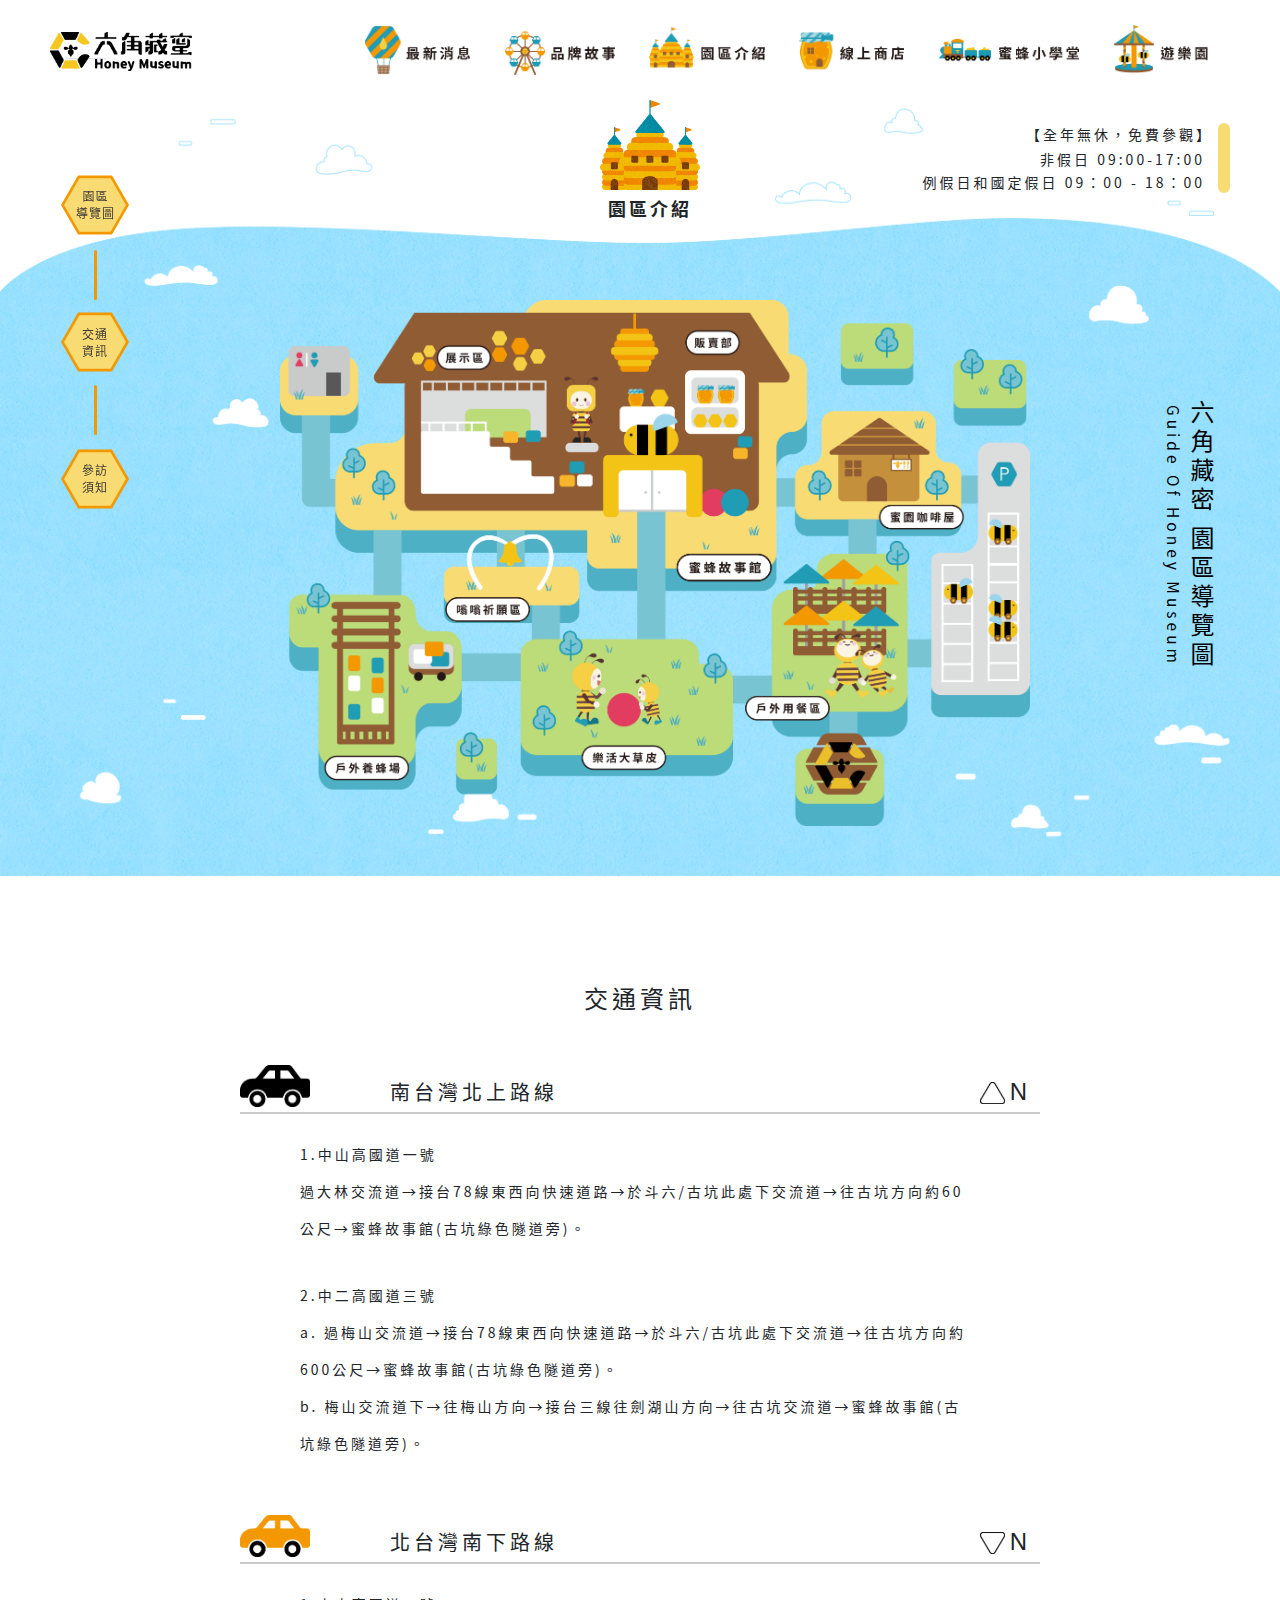
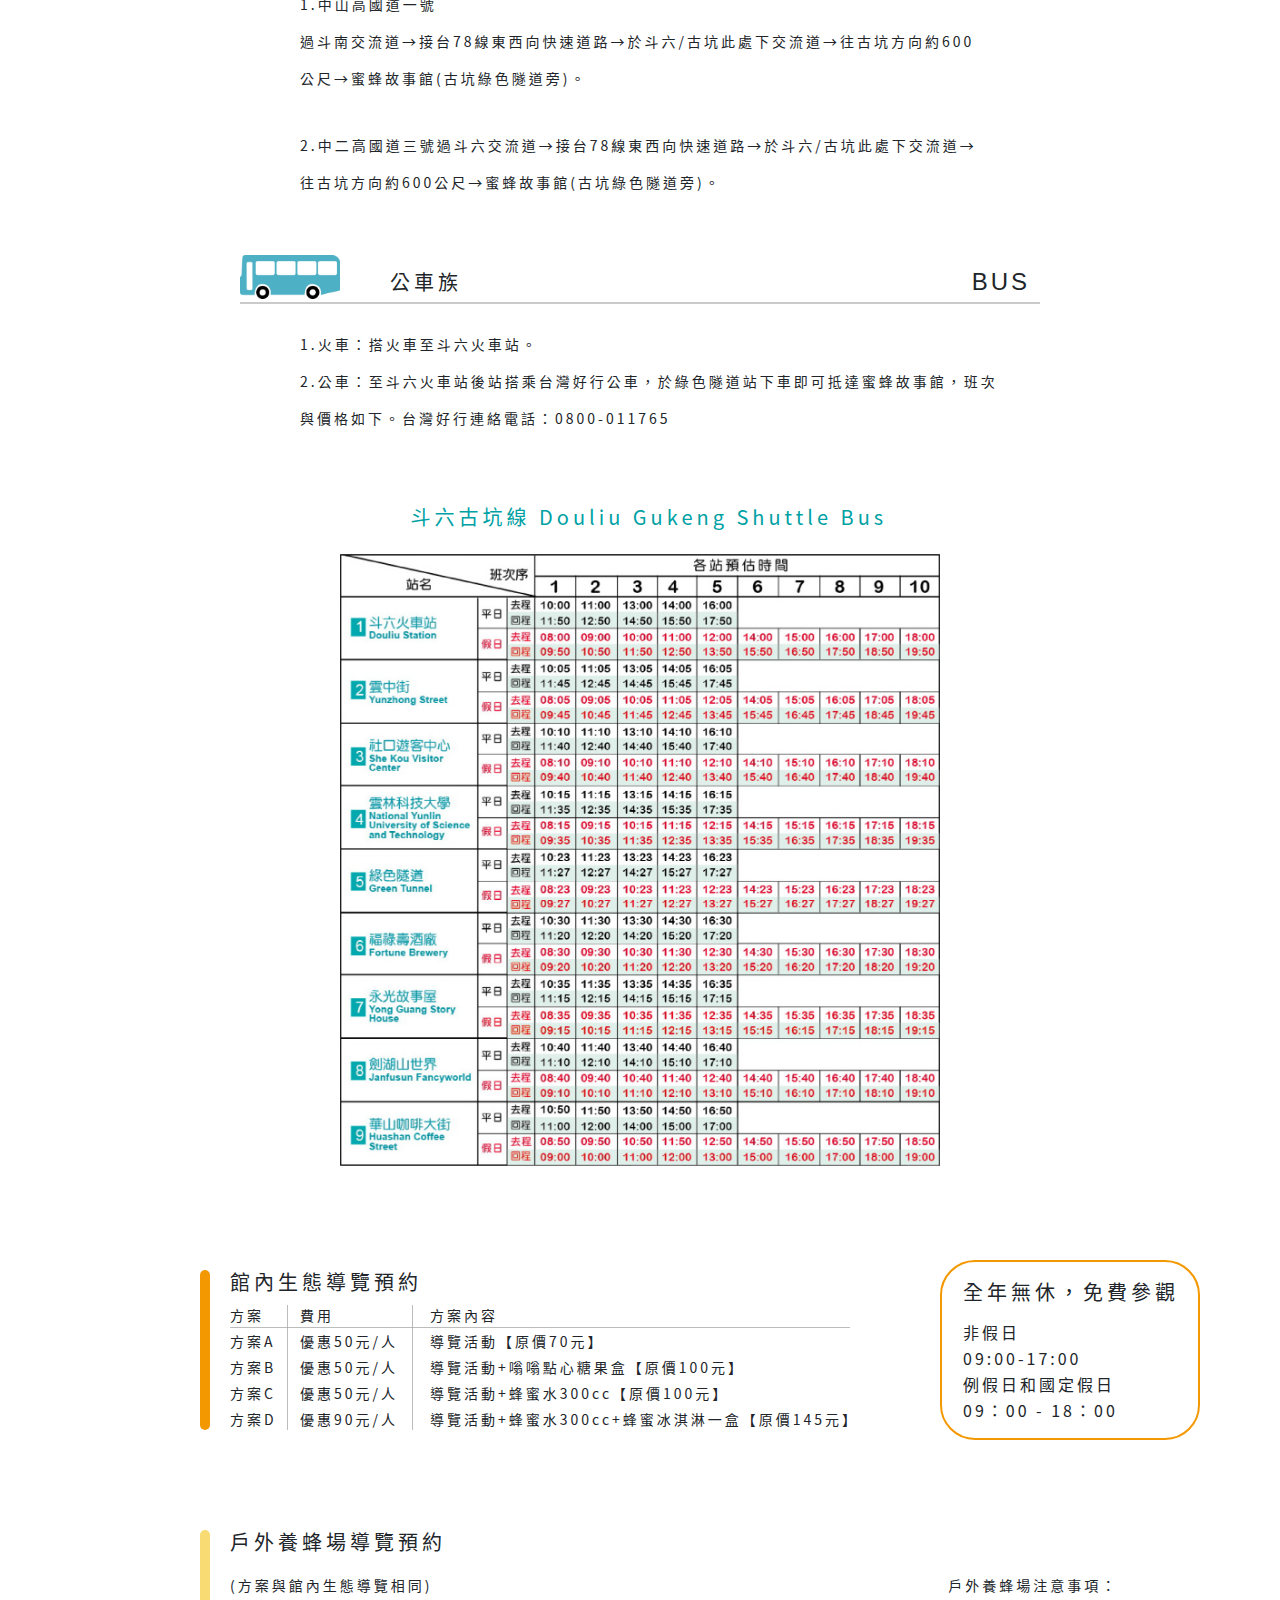
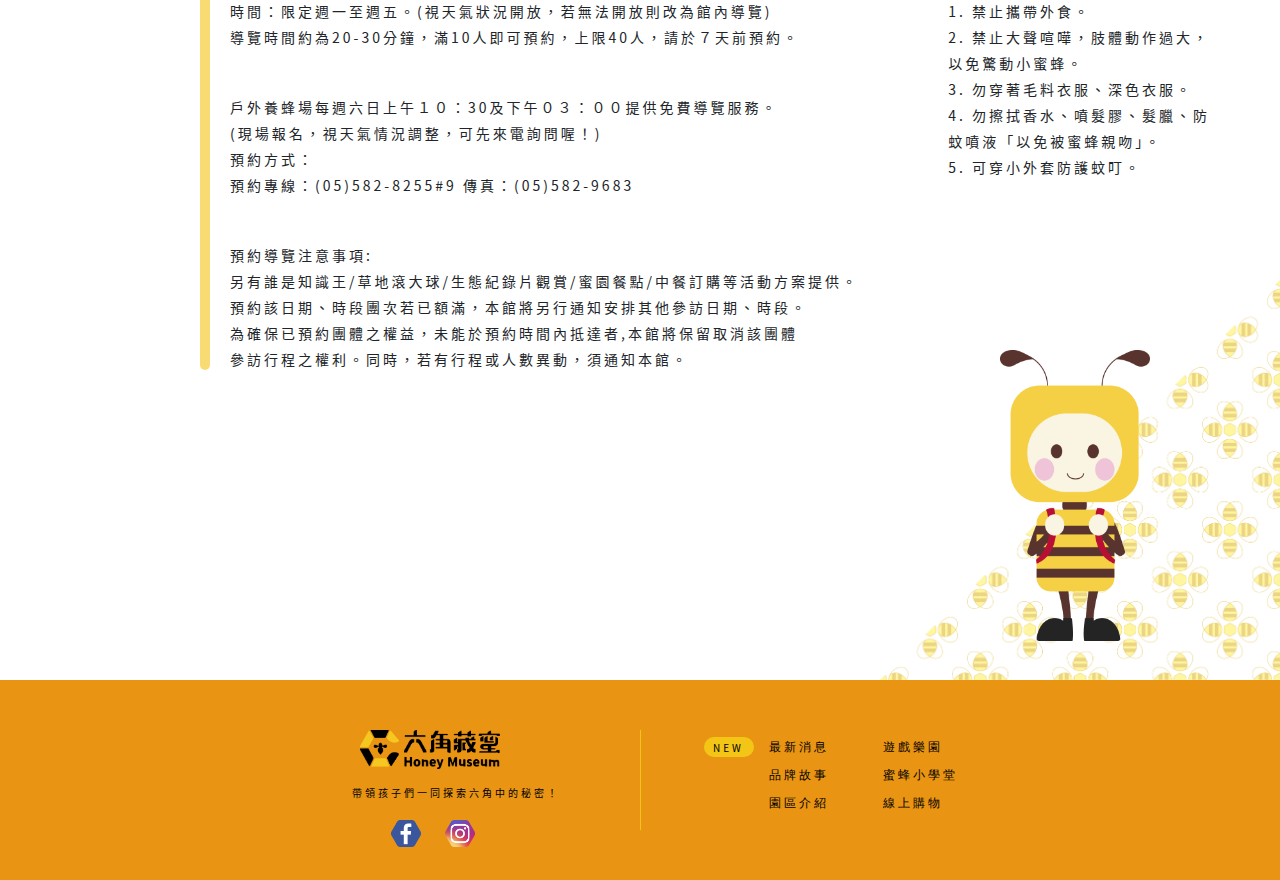
<file: area-intro/area-intro.html>
<!doctype html>
<html>
<head>
<meta charset="UTF-8">
<meta name="viewport" content="width=1280">
<title>六角藏蜜 Honey Museum</title>
<link href="css/bootstrap.min.css" rel="stylesheet">
<link href="css/area-intro.css" rel="stylesheet">
<link href="image/六角藏蜜logo.png" rel="shortcut icon">

<style style="text/css">
	a{
		text-decoration: none;
	}
	.reservation{
		background: url(image/園區介紹-15.png);
		background-size: 400px 400px;
		background-repeat: no-repeat;
		background-position: right bottom;
	}
	.inner p{
		font-family:Noto Sans CJK TC;
	    font-size: 14px;
	    font-weight: 500;
	    letter-spacing: 3px;
		line-height: 10px;
	}
	.outer p{
		font-family:Noto Sans CJK TC;
	    font-size: 14px;
	    font-weight: 500;
	    letter-spacing: 3px;
		line-height: 10px;
	}
	.footer p{
		text-align: center;
	    font-family:Noto Sans CJK TC;
	    font-size: 10px;
	    font-weight: 400;
	    letter-spacing: 3px;
		color:#000000;
		padding: 20px 0;
	}
	h5{
		font-family:Noto Sans CJK TC;
	    letter-spacing: 4px;
	}
	.time p{
		font-family:Noto Sans CJK TC;
	    font-size: 16px;
	    font-weight: 500;
	    letter-spacing: 3px;
		line-height: 10px;
	}
	.attention p{
		font-family:Noto Sans CJK TC;
	    font-size: 14px;
	    font-weight: 500;
	    letter-spacing: 3px;
		line-height: 10px;
	}
</style>
</head>

<body>
<div class="top-bar">
 <nav class="navbar">
  <ul class="nav-tabs">
   <div class="logo">
   	<a href="#"><img src="image/六角藏蜜標準字-04-04.png" alt="Honey-Museum" width="142" height="39"></a>
   </div>
   <div class="menu">
    <li>
     <a href="#">
     <img src="image/蜜蜂樂園_icon-03.png" height="50px"
     onMouseOver="this.width=this.width*1.1;this.height=this.height*1.1" onMouseOut="this.width=this.width/1.1;this.height=this.height/1.1">
     </a>
    </li>
    <li>
     <a href="#">
     <img src="image/蜜蜂樂園_icon-04.png" height="50px"
     onMouseOver="this.width=this.width*1.1;this.height=this.height*1.1" onMouseOut="this.width=this.width/1.1;this.height=this.height/1.1">
     </a>
    </li>
    <li>
     <a href="#">
     <img src="image/蜜蜂樂園_icon-05.png" height="50px"
     onMouseOver="this.width=this.width*1.1;this.height=this.height*1.1" onMouseOut="this.width=this.width/1.1;this.height=this.height/1.1">
     </a>
    </li>
    <li>
     <a href="#">
     <img src="image/蜜蜂樂園_icon-06.png" height="50px"
     onMouseOver="this.width=this.width*1.1;this.height=this.height*1.1" onMouseOut="this.width=this.width/1.1;this.height=this.height/1.1">
     </a>
    </li>
    <li>
     <a href="#">
     <img src="image/蜜蜂樂園_icon-07.png" height="50px"
     onMouseOver="this.width=this.width*1.1;this.height=this.height*1.1" onMouseOut="this.width=this.width/1.1;this.height=this.height/1.1">
     </a>
    </li>
    <li>
     <a href="#">
     <img src="image/蜜蜂樂園_icon-08.png" height="50px"
     onMouseOver="this.width=this.width*1.1;this.height=this.height*1.1" onMouseOut="this.width=this.width/1.1;this.height=this.height/1.1">
     </a>
    </li>
   </div>
  </ul>
 </nav>
</div>


<div class="main-left">
   <div class="hexagon-001">
    <a href="#">
     <svg viewbox="0,0,400,400" width="130" height="130">
      <polygon
      points="300.0000,200.0000
      250.0000,113.3975
      150.0000,113.3975
      100.0000,200.0000
      150.0000,286.6025
      250.0000,286.6025"
      style="fill:#F8DC73;
      stroke: #F39800;
      stroke-width:8" />
     </svg>
     <div class="hex01-words">
      <p>園區</p>
      <p>導覽圖</p>
     </div>
    </a>
   </div>
   <div class="main-left-line-01">
   </div>
   <div class="hexagon-002">
    <a href="#">
     <svg viewbox="0,0,400,400" width="130" height="130">
      <polygon
      points="300.0000,200.0000
      250.0000,113.3975
      150.0000,113.3975
      100.0000,200.0000
      150.0000,286.6025
      250.0000,286.6025"
      style="fill:#F8DC73;
      stroke: #F39800;
      stroke-width:8" />
     </svg>
     <div class="hex02-words">
      <p>交通</p>
      <p>資訊</p>
     </div>
    </a>
   </div>
   <div class="main-left-line-02">
   </div>
   <div class="hexagon-003">
    <a href="#">
     <svg viewbox="0,0,400,400" width="130" height="130">
      <polygon
      points="300.0000,200.0000
      250.0000,113.3975
      150.0000,113.3975
      100.0000,200.0000
      150.0000,286.6025
      250.0000,286.6025"
      style="fill:#F8DC73;
      stroke: #F39800;
      stroke-width:8" />
     </svg>
     <div class="hex03-words">
      <p>參訪</p>
      <p>須知</p>
     </div>
    </a>
   </div>
  </div>
  


<div class="top-blank">
</div>
<div class="map">
 <div class="map-top">
  <div class="top-icon">
   <img src="image/園區介紹-07.png" width="100px">
   <p>園區介紹</p>
  </div>
  <div class="top-info">
   <div class="top-info-line">
   </div>
   <div class="top-info-words">
    <div class="top-info-001">
     <p>【全年無休，免費參觀】</p>
    </div>
    <div class="top-info-002">
     <p>非假日 09:00-17:00</p>
     <p>例假日和國定假日 09：00 - 18：00</p>
    </div>
   </div>
  </div>
 </div>
 <div class="map-main">
  <div class="main-bg">
   <img src="image/園區介紹-05.png" width="1280px">
  </div>
  
  
  <div class="main-mid">
   <img src="image/園區介紹-06.png" width="750px">
  </div>
  
  <div class="main-right">
   <p class="right-p01">Guide Of Honey Museum</p>
   <p>六角藏密 園區導覽圖</p>
  </div>
 </div>
</div>

<div class="transportation">
 <div class="trans-top">
  <p>交通資訊</p>
 </div>
 <div class="transport">
  <div class="transport-01">
   <img src="image/園區介紹-08.png" width="70px">
   <h5>南台灣北上路線</h5>
   <div class="direction">
    <img src="image/園區介紹-11.png" width="25px">
    <h4>N</h4>
   </div>
   <div class="line">
   </div>
   <div class="content">
    <div class="content-01">
     <p>1.中山高國道一號</p>
     <p>過大林交流道→接台78線東西向快速道路→於斗六/古坑此處下交流道→往古坑方向約60</p>
     <p>公尺→蜜蜂故事館(古坑綠色隧道旁)。</p>
    </div>
    <div class="content-02">
     <p>2.中二高國道三號</p>
     <p>a. 過梅山交流道→接台78線東西向快速道路→於斗六/古坑此處下交流道→往古坑方向約</p>
     <p>600公尺→蜜蜂故事館(古坑綠色隧道旁)。</p>
     <p>b. 梅山交流道下→往梅山方向→接台三線往劍湖山方向→往古坑交流道→蜜蜂故事館(古</p>
     <p>坑綠色隧道旁)。</p>
    </div>
   </div>
  </div>
  <div class="transport-02">
   <img src="image/園區介紹-09.png" width="70px">
   <h5>北台灣南下路線</h5>
   <div class="direction">
    <img src="image/園區介紹-12.png" width="25px">
    <h4>N</h4>
   </div>
   <div class="line">
   </div>
   <div class="content">
    <div class="content-01">
     <p>1.中山高國道一號</p>
     <p>過斗南交流道→接台78線東西向快速道路→於斗六/古坑此處下交流道→往古坑方向約600</p>
     <p>公尺→蜜蜂故事館(古坑綠色隧道旁)。</p>
    </div>
    <div class="content-02">
     <p>2.中二高國道三號過斗六交流道→接台78線東西向快速道路→於斗六/古坑此處下交流道→</p>
     <p>往古坑方向約600公尺→蜜蜂故事館(古坑綠色隧道旁)。</p>
    </div>
   </div>
  </div>
  <div class="transport-03">
   <img src="image/園區介紹-10.png" width="100px">
   <h5>公車族</h5>
   <div class="direction">
    <h4>BUS</h4>
   </div>
   <div class="line">
   </div>
   <div class="content">
    <div class="content-01">
     <p>1.火車：搭火車至斗六火車站。</p>
     <p>2.公車：至斗六火車站後站搭乘台灣好行公車，於綠色隧道站下車即可抵達蜜蜂故事館，班次</p>
     <p>與價格如下。台灣好行連絡電話：0800-011765</p>
    </div>
    <div class="timetable-bus">
     <h5>斗六古坑線 Douliu Gukeng Shuttle Bus</h5>
     <img src="image/園區介紹-13.png" width="600px">
    </div>
   </div>
  </div>
 </div>
</div>

<div class="reservation">
 <div class="inner">
  <div class="inner-line">
  </div>
  <h5>館內生態導覽預約</h5>
  <div class="form-line">
   <div class="horizon-01">
   </div>
   <div class="vertical-01">
   </div>
   <div class="vertical-02">
   </div>
  </div>
  <div class="plan">
   <p>方案</p>
   <p>方案A</p>
   <p>方案B</p>
   <p>方案C</p>
   <p>方案D</p>
  </div>
  <div class="fee">
   <p>費用</p>
   <p>優惠50元/人</p>
   <p>優惠50元/人</p>
   <p>優惠50元/人</p>
   <p>優惠90元/人</p>
   </div>
  <div class="plan-content">
   <p>方案內容</p>
   <p>導覽活動【原價70元】</p>
   <p>導覽活動+嗡嗡點心糖果盒【原價100元】</p>
   <p>導覽活動+蜂蜜水300cc【原價100元】</p>
   <p>導覽活動+蜂蜜水300cc+蜂蜜冰淇淋一盒【原價145元】</p>
   </div>
 </div>
  <div class="outer">
   <div class="outer-line">
   </div>   
   <h5>戶外養蜂場導覽預約</h5>
   <div class="outer-reserve-01">
    <p>(方案與館內生態導覽相同)</p>
    <p>時間：限定週一至週五。(視天氣狀況開放，若無法開放則改為館內導覽)</p>
    <p>導覽時間約為20-30分鐘，滿10人即可預約，上限40人，請於７天前預約。</p>
   </div>
   <div class="outer-reserve-02">
    <p>戶外養蜂場每週六日上午１０：30及下午０３：００提供免費導覽服務。</p>
    <p>(現場報名，視天氣情況調整，可先來電詢問喔！)</p>
    <p>預約方式：</p>
    <p>預約專線：(05)582-8255#9  傳真：(05)582-9683</p>
   </div>
   <div class="outer-reserve-03">
    <p>預約導覽注意事項:</p>
    <p>另有誰是知識王/草地滾大球/生態紀錄片觀賞/蜜園餐點/中餐訂購等活動方案提供。</p>
    <p>預約該日期、時段團次若已額滿，本館將另行通知安排其他參訪日期、時段。</p>
    <p>為確保已預約團體之權益，未能於預約時間內抵達者,本館將保留取消該團體</p>
    <p>參訪行程之權利。同時，若有行程或人數異動，須通知本館。</p>
   </div>
   
   
   <div class="onon">
    <img src="image/園區介紹-14.png" width="150px">
   </div>
 </div>
 
 <div class="time">
  <div class="time-border">
  </div>
  <div class="time-content">
   <h5>全年無休，免費參觀</h5>
   <p>非假日</p>
   <p>09:00-17:00</p>
   <p>例假日和國定假日</p>
   <p>09：00 - 18：00</p>
  </div>
 </div>
 
 <div class="attention">
  <p>戶外養蜂場注意事項：</p>
  <p>1. 禁止攜帶外食。</p>
  <p>2. 禁止大聲喧嘩，肢體動作過大，</p>
  <p>以免驚動小蜜蜂。</p>
  <p>3. 勿穿著毛料衣服、深色衣服。</p>
  <p>4. 勿擦拭香水、噴髮膠、髮臘、防</p>
  <p>蚊噴液「以免被蜜蜂親吻」。</p>
  <p>5. 可穿小外套防護蚊叮。</p>
 </div>
</div>



<div class="footer">
 <div class="footer-left">
  <div class="brand-info">
   <img src="image/六角藏蜜標準字-04-04.png" width="140">
   <p>帶領孩子們一同探索六角中的秘密！</p>
  </div>
  <div class="sociel-media">
   <ul>
    <li class="fb"><a href="#"><img src="image/social media-icon-10.png"></a></li>
    <li class="ig"><a href="#"><img src="image/social media-icon-11.png"></a></li>
   </ul>
  </div>
 </div>
 <div class="footer-mid">  
 </div>
 <div class="footer-right">
  <div class="new-notify">
   <div class="new-notify-bg">
   </div>
   <p>NEW</p>
  </div>
  <ul> 
   <li>
    <a href="#">最新消息</a>
    <a href="#">遊戲樂園</a> 
   </li>
  </ul>
    <ul> 
   <li>
    <a href="#">品牌故事</a>
    <a href="#">蜜蜂小學堂</a>
   </li>
  </ul>
    <ul> 
   <li>
    <a href="#">園區介紹</a>
    <a href="#">線上購物</a>
   </li>
  </ul>
 </div>
</div>

</body>
</html>
</file>
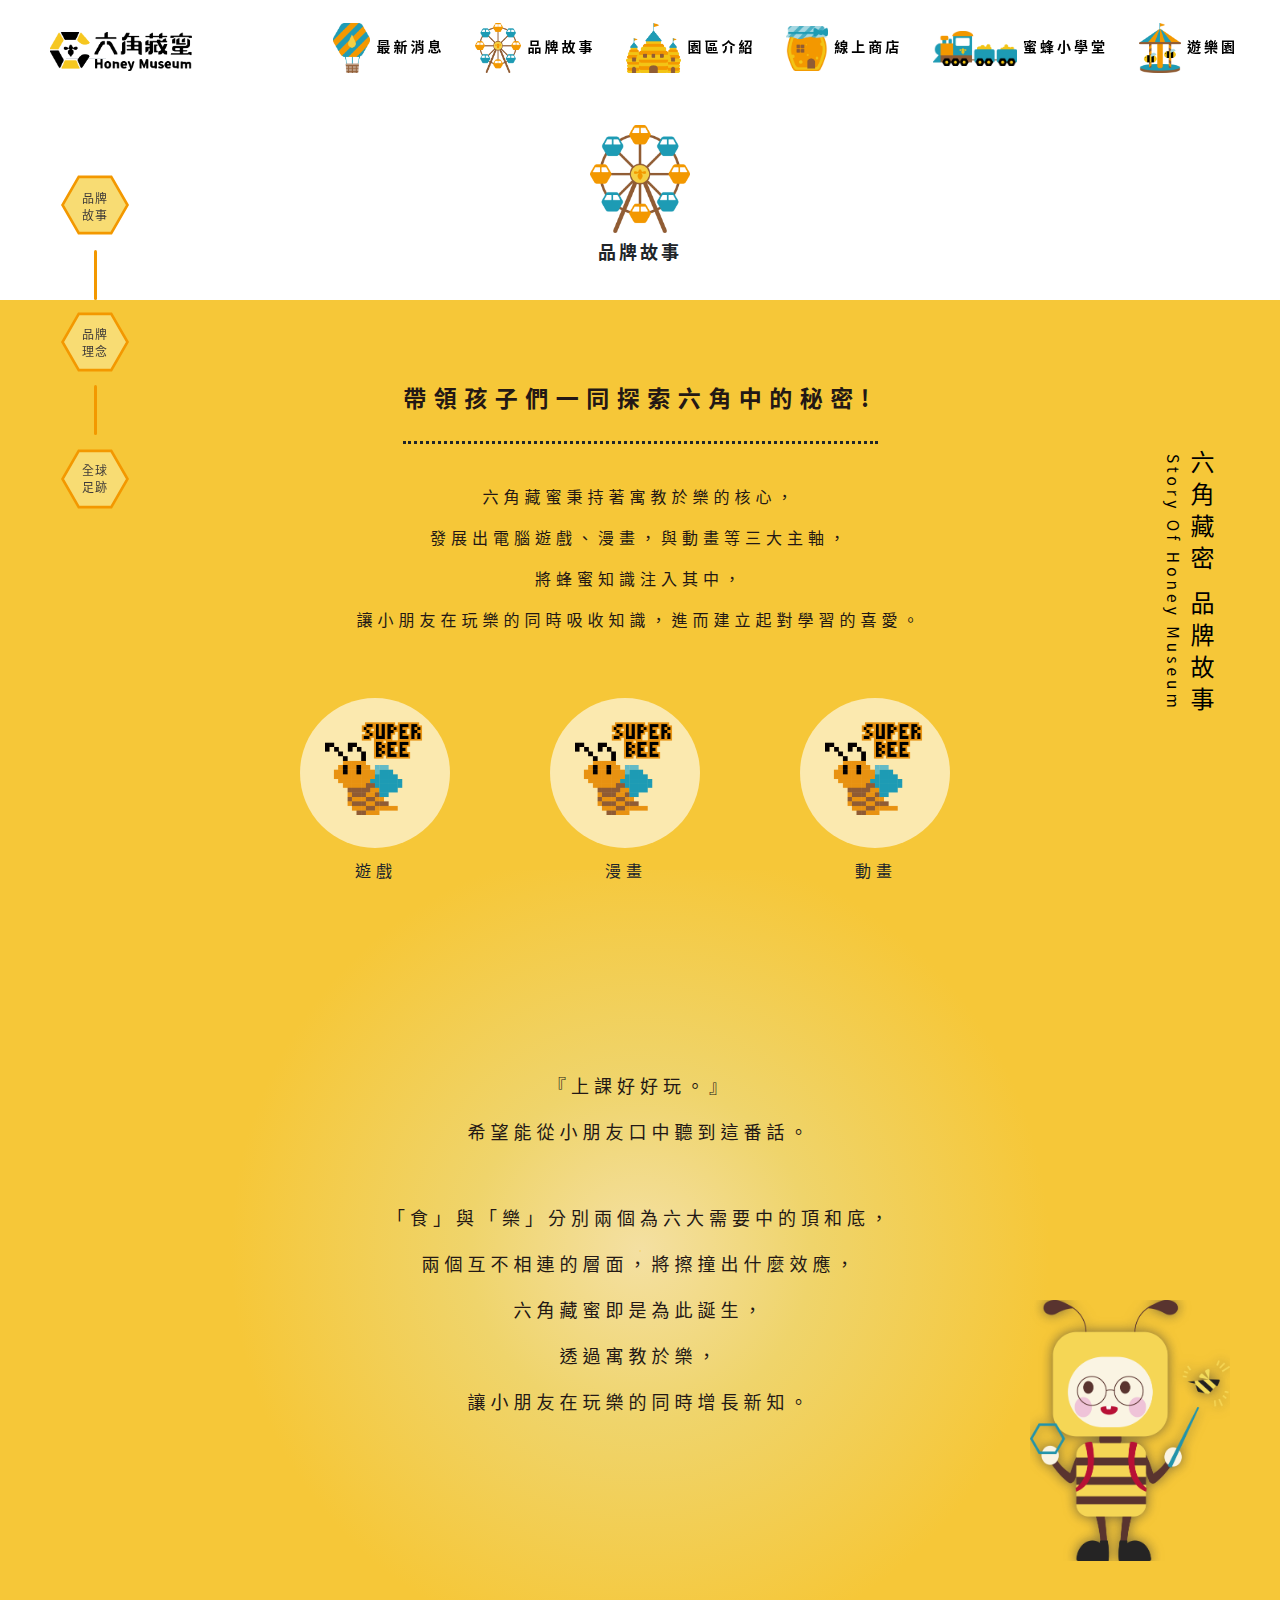
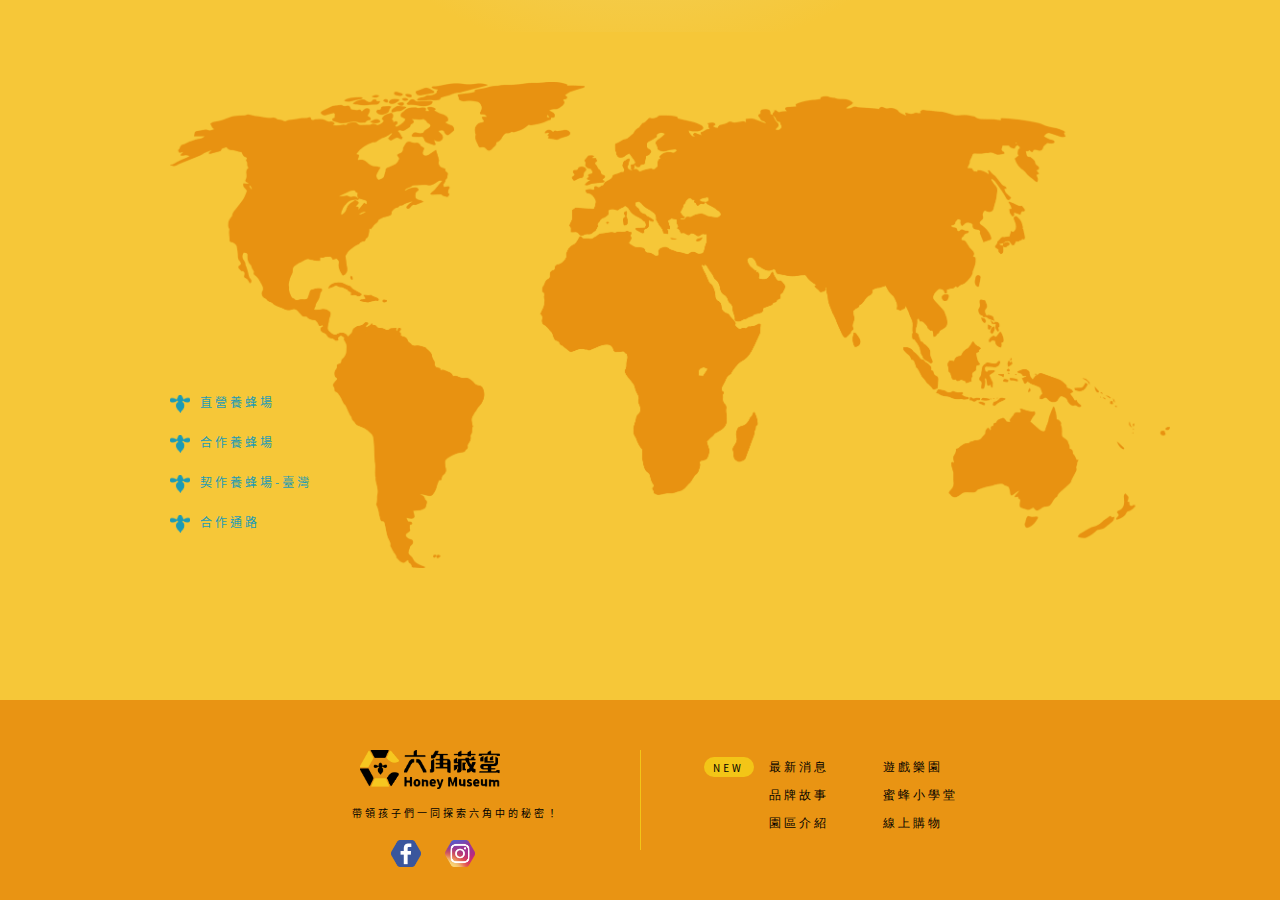
<file: brand story/brand story.html>
<!doctype html>
<html>
<head>
<meta charset="UTF-8">
<meta name="viewport" content="width=device-width, initial-scale=1.0">
<title>六角藏蜜 Honey Museum</title>
<link href="css/bootstrap.min.css" rel="stylesheet">
<link href="css/area-intro.css" rel="stylesheet">
<link href="image/六角藏蜜logo.png" rel="shortcut icon">

<style style="text/css">
	a{
		text-decoration: none;
		cursor: pointer;
	}
	
	.footer p{
		text-align: center;
	    font-family:Noto Sans CJK TC;
	    font-size: 10px;
	    font-weight: 400;
	    letter-spacing: 3px;
		color:#000000;
		padding: 20px 0;
	}
	h5{
		font-family:Noto Sans CJK TC;
	    letter-spacing: 4px;
	}
	.location-menu a{
	    font-family:Noto Sans CJK TC;
	    font-size: 12px;
	    font-weight: 500;
	    letter-spacing: 3px;
	    color:#1D9BB4;
	    text-decoration: none;
	    line-height: 40px;
    }
	.location-menu a:hover{
		color: black;
	}

</style>
</head>

<body>
<div class="top-bar">
 <nav class="navbar">
  <ul class="nav-tabs">
   <div class="logo">
   	<a href="#"><img src="image/六角藏蜜標準字-04-04.png" alt="Honey-Museum" width="142" height="39"></a>
   </div>
   <div class="menu">
    <li>
     <a href="#">
     <img src="image/蜜蜂樂園icon-14.png" height="50px"
     onMouseOver="this.width=this.width*1.1;this.height=this.height*1.1" onMouseOut="this.width=this.width/1.1;this.height=this.height/1.1">
     最新消息
     </a>
    </li>
    <li>
     <a href="#">
     <img src="image/品牌故事icon-13.png" height="50px"
     onMouseOver="this.width=this.width*1.1;this.height=this.height*1.1" onMouseOut="this.width=this.width/1.1;this.height=this.height/1.1">
     品牌故事
     </a>
    </li>
    <li>
     <a href="#">
     <img src="image/蜜蜂樂園icon-15.png" height="50px"
     onMouseOver="this.width=this.width*1.1;this.height=this.height*1.1" onMouseOut="this.width=this.width/1.1;this.height=this.height/1.1">
     園區介紹
     </a>
    </li>
    <li>
     <a href="#">
     <img src="image/蜜蜂樂園icon-16.png" height="45px"
     onMouseOver="this.width=this.width*1.1;this.height=this.height*1.1" onMouseOut="this.width=this.width/1.1;this.height=this.height/1.1">
     線上商店
     </a>
    </li>
    <li>
     <a href="#">
     <img src="image/蜜蜂樂園icon-17.png" height="35px"
     onMouseOver="this.width=this.width*1.1;this.height=this.height*1.1" onMouseOut="this.width=this.width/1.1;this.height=this.height/1.1">
     蜜蜂小學堂
     </a>
    </li>
    <li>
     <a href="#">
     <img src="image/蜜蜂樂園icon-18.png" height="50px"
     onMouseOver="this.width=this.width*1.1;this.height=this.height*1.1" onMouseOut="this.width=this.width/1.1;this.height=this.height/1.1">
     遊樂園
     </a>
    </li>
   </div>
  </ul>
 </nav>
</div>


<div class="main-left">
   <div class="hexagon-001">
    <a href="#">
     <svg viewbox="0,0,400,400" width="130" height="130">
      <polygon
      points="300.0000,200.0000
      250.0000,113.3975
      150.0000,113.3975
      100.0000,200.0000
      150.0000,286.6025
      250.0000,286.6025"
      style="fill:#F8DC73;
      stroke: #F39800;
      stroke-width:8" />
     </svg>
     <div class="hex01-words">
      <p>品牌</p>
      <p>故事</p>
     </div>
    </a>
   </div>
   <div class="main-left-line-01">
   </div>
   <div class="hexagon-002">
    <a href="#">
     <svg viewbox="0,0,400,400" width="130" height="130">
      <polygon
      points="300.0000,200.0000
      250.0000,113.3975
      150.0000,113.3975
      100.0000,200.0000
      150.0000,286.6025
      250.0000,286.6025"
      style="fill:#F8DC73;
      stroke: #F39800;
      stroke-width:8" />
     </svg>
     <div class="hex02-words">
      <p>品牌</p>
      <p>理念</p>
     </div>
    </a>
   </div>
   <div class="main-left-line-02">
   </div>
   <div class="hexagon-003">
    <a href="#">
     <svg viewbox="0,0,400,400" width="130" height="130">
      <polygon
      points="300.0000,200.0000
      250.0000,113.3975
      150.0000,113.3975
      100.0000,200.0000
      150.0000,286.6025
      250.0000,286.6025"
      style="fill:#F8DC73;
      stroke: #F39800;
      stroke-width:8" />
     </svg>
     <div class="hex03-words">
      <p>全球</p>
      <p>足跡</p>
     </div>
    </a>
   </div>
  </div>
  


<div class="top-blank">
 <div class="top-icon">
  <img src="image/品牌故事icon-13.png" width="100px">
  <p>品牌故事</p>
 </div>
</div>
<div class="content">
 <div class="content-01">
  <div class="content01-words">
   <p class="core-value">帶領孩子們一同探索六角中的秘密!</p>
   <div class="separation-line">
   </div>
   <div class="core-content">
    <p>六角藏蜜秉持著寓教於樂的核心，</p>
    <p>發展出電腦遊戲、漫畫，與動畫等三大主軸，</p>
    <p>將蜂蜜知識注入其中，</p>
    <p>讓小朋友在玩樂的同時吸收知識，進而建立起對學習的喜愛。</p>
   </div>
   <div class="content01-icon">
    <div class="container">
      <div class="part-01">
        <div class="circle-01"></div>
        <div class="circle-image-01">
      	 <img src="image/品牌故事-25.png" width="100px">
      	 <p>遊戲</p>
      	</div>
      	<div class="circle-line-01"></div>
      </div>
      <div class="part-02">
        <div class="circle-02"></div>
        <div class="circle-line-02"></div>
        <div class="circle-image-02">
      	 <img src="image/品牌故事-25.png" width="100px">
      	 <p>漫畫</p>
      	</div>
      </div>
      <div class="part-03">
        <div class="circle-03"></div>
        <div class="circle-line-03"></div>
        <div class="circle-image-03">
      	 <img src="image/品牌故事-25.png" width="100px">
      	 <p>動畫</p>
      	</div>
      </div>
    </div>
   </div>
 </div>
  <div class="main-right">
   <p class="right-p01">Story Of Honey Museum</p>
   <p>六角藏密 品牌故事</p>
  </div>
 </div>
 
 
 <div class="content-02">
  <div class="content02-words">
   <div class="content02-para1">
    <p>『上課好好玩。』</p>
    <p>希望能從小朋友口中聽到這番話。</p>
   </div>
   <div class="content02-para2">
    <p>「食」與「樂」分別兩個為六大需要中的頂和底，</p>
    <p>兩個互不相連的層面，將擦撞出什麼效應，</p>
    <p>六角藏蜜即是為此誕生，</p>
    <p>透過寓教於樂，</p>
    <p>讓小朋友在玩樂的同時增長新知。</p>
   </div>
  </div>
  <div class="onon-content02">
   <img src="image/品牌故事-27.png" width="200px">
  </div>
 </div>
 
 <div class="content-03">
  <div class="world-map">
   <img src="image/品牌故事-30.png" width="1000px">
  </div>
  <div class="location-menu">
   <ul id="location">
    <li>
     <a href="#">
      <img src="image/品牌故事-33.png" onmouseover="this.src= ' image/品牌故事-34.png ';" onmouseout="this.src=' image/品牌故事-33.png ';" width="30px">直營養蜂場
     </a>
    </li>
    <li>
     <a href="#">
      <img src="image/品牌故事-33.png" onmouseover="this.src= ' image/品牌故事-34.png ';" onmouseout="this.src=' image/品牌故事-33.png ';" width="30px">合作養蜂場
     </a>
    </li>
    <li>
     <a href="#">
      <img src="image/品牌故事-33.png" onmouseover="this.src= ' image/品牌故事-34.png ';" onmouseout="this.src=' image/品牌故事-33.png ';" width="30px">契作養蜂場-臺灣
     </a>
    </li>
    <li>
     <a href="#">
      <img src="image/品牌故事-33.png" onmouseover="this.src= ' image/品牌故事-34.png ';" onmouseout="this.src=' image/品牌故事-33.png ';" width="30px">合作通路
     </a>
    </li>
   </ul>
  </div>
 </div>
 
 
</div>




<div class="footer">
 <div class="footer-left">
  <div class="brand-info">
   <img src="image/六角藏蜜標準字-04-04.png" width="140">
   <p>帶領孩子們一同探索六角中的秘密！</p>
  </div>
  <div class="sociel-media">
   <ul>
    <li class="fb"><a href="#"><img src="image/social media-icon-10.png"></a></li>
    <li class="ig"><a href="#"><img src="image/social media-icon-11.png"></a></li>
   </ul>
  </div>
 </div>
 <div class="footer-mid">  
 </div>
 <div class="footer-right">
  <div class="new-notify">
   <div class="new-notify-bg">
   </div>
   <p>NEW</p>
  </div>
  <ul> 
   <li>
    <a href="#">最新消息</a>
    <a href="#">遊戲樂園</a> 
   </li>
  </ul>
    <ul> 
   <li>
    <a href="#">品牌故事</a>
    <a href="#">蜜蜂小學堂</a>
   </li>
  </ul>
    <ul> 
   <li>
    <a href="#">園區介紹</a>
    <a href="#">線上購物</a>
   </li>
  </ul>
 </div>
</div>

</body>
</html>
</file>
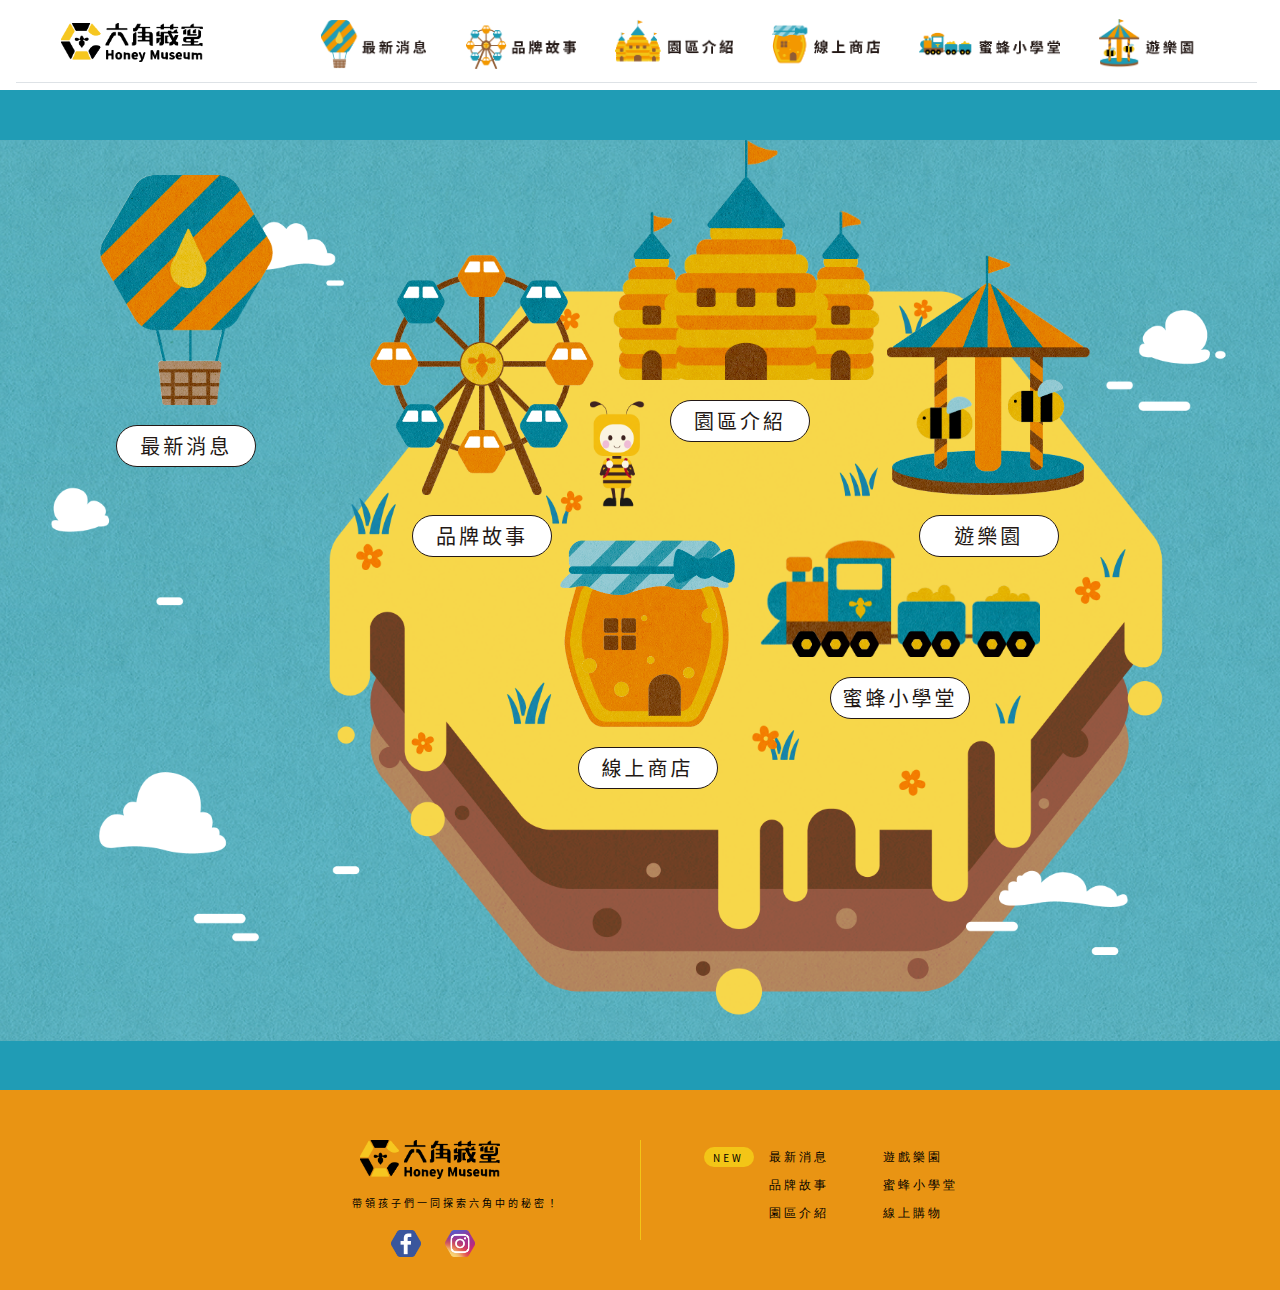
<file: home/ 六角藏蜜-motive.html>
<!doctype html>
<html>
<head>
<meta charset="UTF-8">
<meta name="viewport" content="width=900">
<title>六角藏蜜 Honey Museum</title>
<link href="https://maxcdn.bootstrapcdn.com/bootstrap/4.0.0/css/bootstrap.min.css"  rel="stylesheet">
<link href="css/六角藏蜜.css"  rel="stylesheet">
<link href="image/六角藏蜜logo.png"  rel="shortcut icon">

<style>
	a:link{
		text-decoration: none;
	}
	.island-zone p{
	   	text-align:center;
	    font-family:Noto Sans CJK TC;
	    font-size: 20px;
	    font-weight: 500;
	    letter-spacing: 3px;
	    background-color: #FFFFFF;
	    color:#231815;
	    width: 140px;
	    padding: 5px 0;
	    margin: 20px auto;
	    border-style: ridge;
	    border-width: 1.5px;
	    border-color: #231815;
	    border-radius: 24px;
	}
	.island{
		background-image:url(image/蜜蜂樂園_island_only-12.png);
		width: 1280px;
		background-size: contain;
		background-repeat: no-repeat;
		background-position: center;
	}
	.footer p{
		text-align: center;
	    font-family:Noto Sans CJK TC;
	    font-size: 10px;
	    font-weight: 400;
	    letter-spacing: 3px;
		color:#000000;
		padding: 20px 0;
	}
	.container-top{
		color: #000000;
	}
</style>
</head>

<body>
<div class="top-bar">
 <div class="container-top">
 <nav class="navbar">
 <ul class="nav nav-tabs">
  <div class="logo">
  <a href="#">
   <img src="image/六角藏蜜標準字-04-04.png" alt="Honey-Museum" width="142" height="39">
  </a>
 </div>
 <div class="menu">
  <li>
   <a href="#">
    <img src="image/蜜蜂樂園_icon-03.png" height="50" onMouseOver="this.width=this.width*1.1;this.height=this.height*1.1" onMouseOut="this.width=this.width/1.1;this.height=this.height/1.1" >
   </a>
  </li>
  <li class="menu-brand">
   <a href="#">
    <img src="image/蜜蜂樂園_icon-04.png"  height="50" onMouseOver="this.width=this.width*1.1;this.height=this.height*1.1" onMouseOut="this.width=this.width/1.1;this.height=this.height/1.1" >
   </a>
   <ul class="submenu-brand">
   	<li><a href="#">品牌介紹</a></li>
   	<li><a href="#">品牌理念</a></li>
   	<li><a href="#">全球足跡</a></li>
   </ul>
  </li>
  <li>
   <a href="#">
    <img src="image/蜜蜂樂園_icon-05.png"  height="51" onMouseOver="this.width=this.width*1.1;this.height=this.height*1.1" onMouseOut="this.width=this.width/1.1;this.height=this.height/1.1" >
   </a>
  </li>
  <li>
   <a href="#">
    <img src="image/蜜蜂樂園_icon-06.png"  height="51" onMouseOver="this.width=this.width*1.1;this.height=this.height*1.1" onMouseOut="this.width=this.width/1.1;this.height=this.height/1.1" >
   </a>
  </li>
  <li>
   <a href="#">
    <img src="image/蜜蜂樂園_icon-07.png"  height="50" onMouseOver="this.width=this.width*1.1;this.height=this.height*1.1" onMouseOut="this.width=this.width/1.1;this.height=this.height/1.1" >
   </a>
  </li>
    <li>
   <a href="#">
    <img src="image/蜜蜂樂園_icon-08.png"  height="50" onMouseOver="this.width=this.width*1.1;this.height=this.height*1.1" onMouseOut="this.width=this.width/1.1;this.height=this.height/1.1" >
   </a>
  </li>
 </div>
 </ul>
 </nav>
 </div>
</div>


<div class="island-topblank">
</div>
<div class="island">
 <div class="island-zone"> 
  <div class="news">
   <a href="#">
   <img src="image/動態元件/ori-png/zone-001.png" onmouseover="this.src= ' image/動態元件/motive-001.gif ';" onmouseout="this.src=' image/動態元件/ori-png/zone-001.png ';" height="230"> 
   <p>最新消息</p></a> 
  </div>
  <div class="area-intro">
   <a href="#">
   <img src="image/動態元件/ori-png/zone-003.png" onmouseover="this.src= ' image/動態元件/motive-003.gif ';" onmouseout="this.src=' image/動態元件/ori-png/zone-003.png ';" height="240"> 
   <p>園區介紹</p></a> 
  </div>
  <div class="brand-story">
   <a href="#">
   <img src="image/動態元件/ori-png/zone-002.png" onmouseover="this.src= ' image/動態元件/motive-002.gif ';" onmouseout="this.src=' image/動態元件/ori-png/zone-002.png ';" height="240"> 
   <p>品牌故事</p></a> 
  </div>
  <div class="game-center">
   <a href="#">
   <img src="image/動態元件/ori-png/zone-006.png" onmouseover="this.src= ' image/動態元件/motive-006.gif ';" onmouseout="this.src=' image/動態元件/ori-png/zone-006.png ';" height="240"> 
   <p>遊樂園</p></a> 
  </div>
  <div class="bee-school">
   <a href="#">
   <img src="image/動態元件/ori-png/zone-005.png" onmouseover="this.src= ' image/動態元件/motive-005.gif ';" onmouseout="this.src=' image/動態元件/ori-png/zone-005.png ';" width="280"> 
   <p>蜜蜂小學堂</p></a> 
  </div>
  <div class="product">
   <a href="#">
   <img src="image/動態元件/ori-png/zone-004.png" onmouseover="this.src= ' image/動態元件/motive-004.gif ';" onmouseout="this.src=' image/動態元件/ori-png/zone-004.png ';" width="175"> 
   <p>線上商店</p></a> 
  </div>
 </div>
</div>  

<div class="footer">
 <div class="footer-left">
  <div class="brand-info">
   <img src="image/六角藏蜜標準字-04-04.png" width="140">
   <p>帶領孩子們一同探索六角中的秘密！</p>
  </div>
  <div class="sociel-media">
   <ul>
    <li class="fb"><a href="#"><img src="image/social media-icon-10.png"></a></li>
    <li class="ig"><a href="#"><img src="image/social media-icon-11.png"></a></li>
   </ul>
  </div>
 </div>
 <div class="footer-mid">  
 </div>
 <div class="footer-right">
  <div class="new-notify">
   <div class="new-notify-bg">
   </div>
   <p>NEW</p>
  </div>
  <ul> 
   <li>
    <a href="#">最新消息</a>
    <a href="#">遊戲樂園</a> 
   </li>
  </ul>
    <ul> 
   <li>
    <a href="#">品牌故事</a>
    <a href="#">蜜蜂小學堂</a>
   </li>
  </ul>
    <ul> 
   <li>
    <a href="#">園區介紹</a>
    <a href="#">線上購物</a>
   </li>
  </ul>
 </div>
</div>

</body>
</html>
</file>
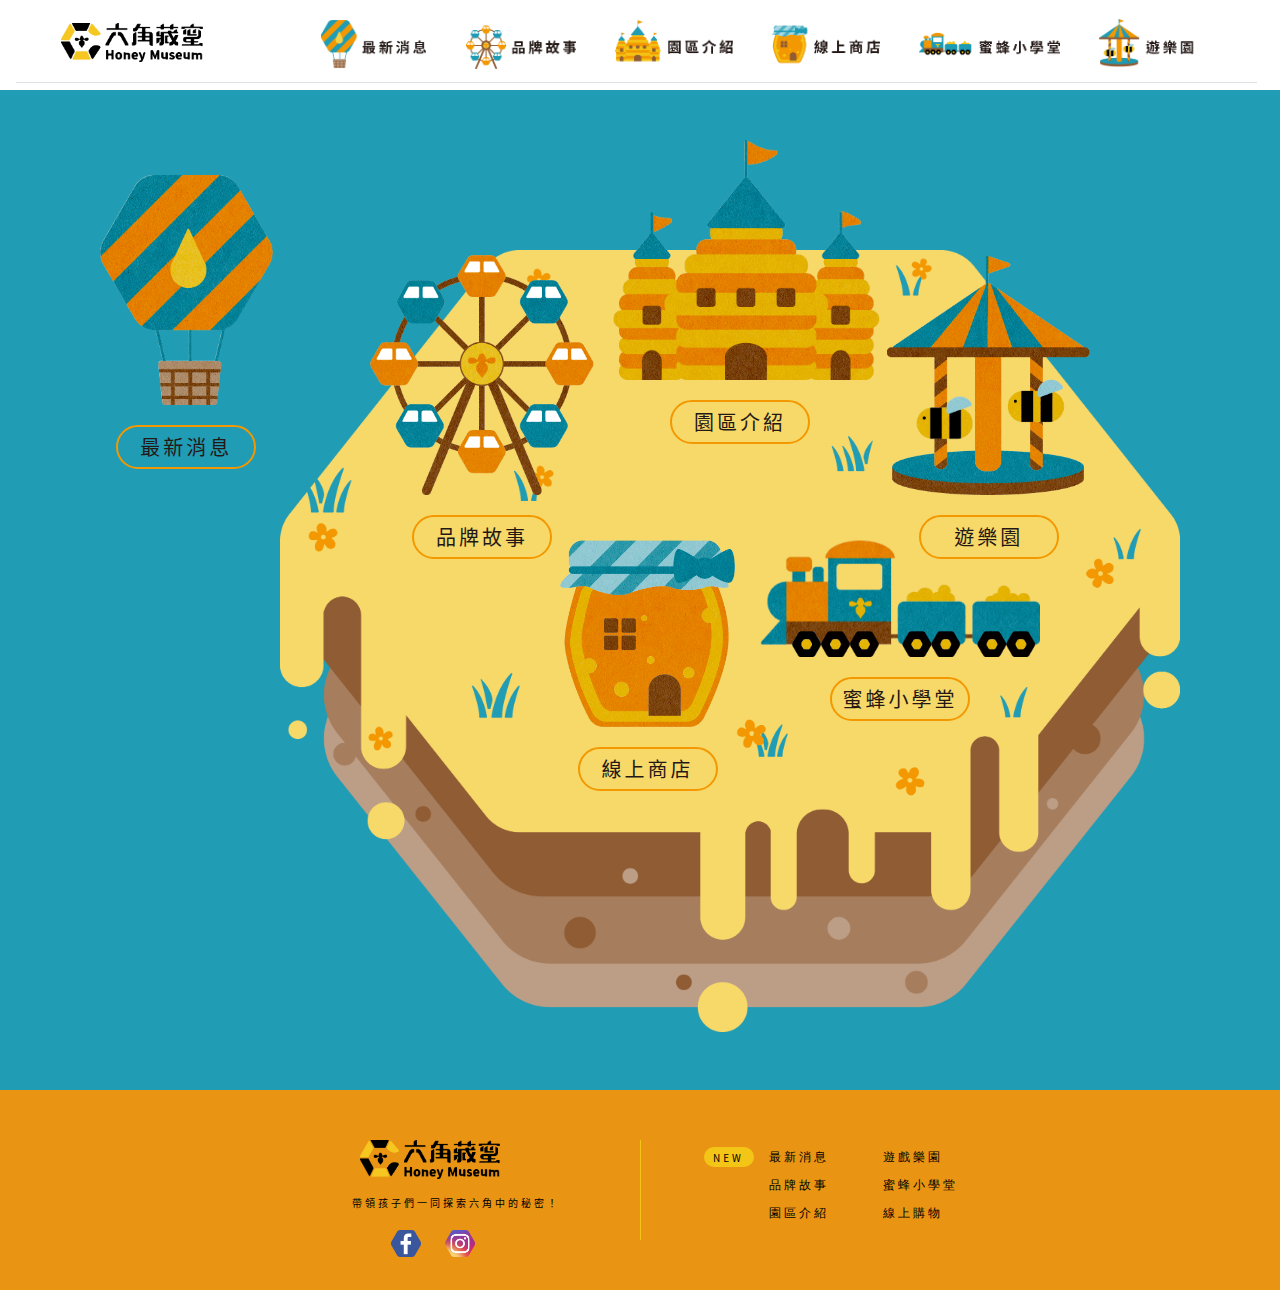
<file: home/ 六角藏蜜-motive2.html>
<!doctype html>
<html>
<head>
<meta charset="UTF-8">
<meta name="viewport" content="width=900">
<title>六角藏蜜 Honey Museum</title>
<link href="https://maxcdn.bootstrapcdn.com/bootstrap/4.0.0/css/bootstrap.min.css"  rel="stylesheet">
<link href="css/六角藏蜜.css"  rel="stylesheet">
<link href="image/六角藏蜜logo.png"  rel="shortcut icon">

<style>
	a:link{
		text-decoration: none;
	}
	.island-zone p{
	   	text-align:center;
	    font-family:Noto Sans CJK TC;
	    font-size: 20px;
	    font-weight: 500;
	    letter-spacing: 3px;
	    background-color: none;
	    color:#231815;
	    width: 140px;
	    padding: 5px 0;
	    margin: 20px auto;
	    border-style: solid;
	    border-width: 2px;
	    border-color: #F39800;
	    border-radius: 24px;
	}
	.island{
		background-image:url(image/動態元件/motive-cloud bg.gif);
		width: 1280px;
		background-size: contain;
		background-repeat: no-repeat;
		background-position: center;
	}
	.footer p{
		text-align: center;
	    font-family:Noto Sans CJK TC;
	    font-size: 10px;
	    font-weight: 400;
	    letter-spacing: 3px;
		color:#000000;
		padding: 20px 0;
	}
	.container-top{
		color: #000000;
	}
</style>
</head>

<body>
<div class="top-bar">
 <div class="container-top">
 <nav class="navbar">
 <ul class="nav nav-tabs">
  <div class="logo">
  <a href="#">
   <img src="image/六角藏蜜標準字-04-04.png" alt="Honey-Museum" width="142" height="39">
  </a>
 </div>
 <div class="menu">
  <li>
   <a href="#">
    <img src="image/蜜蜂樂園_icon-03.png" height="50" onMouseOver="this.width=this.width*1.1;this.height=this.height*1.1" onMouseOut="this.width=this.width/1.1;this.height=this.height/1.1" >
   </a>
  </li>
  <li class="menu-brand">
   <a href="#">
    <img src="image/蜜蜂樂園_icon-04.png"  height="50" onMouseOver="this.width=this.width*1.1;this.height=this.height*1.1" onMouseOut="this.width=this.width/1.1;this.height=this.height/1.1" >
   </a>
   <ul class="submenu-brand">
   	<li><a href="#">品牌介紹</a></li>
   	<li><a href="#">品牌理念</a></li>
   	<li><a href="#">全球足跡</a></li>
   </ul>
  </li>
  <li>
   <a href="#">
    <img src="image/蜜蜂樂園_icon-05.png"  height="51" onMouseOver="this.width=this.width*1.1;this.height=this.height*1.1" onMouseOut="this.width=this.width/1.1;this.height=this.height/1.1" >
   </a>
  </li>
  <li>
   <a href="#">
    <img src="image/蜜蜂樂園_icon-06.png"  height="51" onMouseOver="this.width=this.width*1.1;this.height=this.height*1.1" onMouseOut="this.width=this.width/1.1;this.height=this.height/1.1" >
   </a>
  </li>
  <li>
   <a href="#">
    <img src="image/蜜蜂樂園_icon-07.png"  height="50" onMouseOver="this.width=this.width*1.1;this.height=this.height*1.1" onMouseOut="this.width=this.width/1.1;this.height=this.height/1.1" >
   </a>
  </li>
    <li>
   <a href="#">
    <img src="image/蜜蜂樂園_icon-08.png"  height="50" onMouseOver="this.width=this.width*1.1;this.height=this.height*1.1" onMouseOut="this.width=this.width/1.1;this.height=this.height/1.1" >
   </a>
  </li>
 </div>
 </ul>
 </nav>
 </div>
</div>



<div class="island-topblank">
</div>
<div class="island">
 <div class="island-zone"> 
  <div class="island-hexagon">
   <img src="image/蜜蜂樂園-island-12.png" width="900px">
  </div>
  <div class="news">
   <a href="#">
   <img src="image/動態元件/ori-png/zone-001.png" onmouseover="this.src= ' image/動態元件/motive-001.gif ';" onmouseout="this.src=' image/動態元件/ori-png/zone-001.png ';" height="230"> 
   <p>最新消息</p></a> 
  </div>
  <div class="area-intro">
   <a href="#">
   <img src="image/動態元件/ori-png/zone-003.png" onmouseover="this.src= ' image/動態元件/motive-003.gif ';" onmouseout="this.src=' image/動態元件/ori-png/zone-003.png ';" height="240"> 
   <p>園區介紹</p></a> 
  </div>
  <div class="brand-story">
   <a href="#">
   <img src="image/動態元件/ori-png/zone-002.png" onmouseover="this.src= ' image/動態元件/motive-002.gif ';" onmouseout="this.src=' image/動態元件/ori-png/zone-002.png ';" height="240"> 
   <p>品牌故事</p></a> 
  </div>
  <div class="game-center">
   <a href="#">
   <img src="image/動態元件/ori-png/zone-006.png" onmouseover="this.src= ' image/動態元件/motive-006.gif ';" onmouseout="this.src=' image/動態元件/ori-png/zone-006.png ';" height="240"> 
   <p>遊樂園</p></a> 
  </div>
  <div class="bee-school">
   <a href="#">
   <img src="image/動態元件/ori-png/zone-005.png" onmouseover="this.src= ' image/動態元件/motive-005.gif ';" onmouseout="this.src=' image/動態元件/ori-png/zone-005.png ';" width="280"> 
   <p>蜜蜂小學堂</p></a> 
  </div>
  <div class="product">
   <a href="#">
   <img src="image/動態元件/ori-png/zone-004.png" onmouseover="this.src= ' image/動態元件/motive-004.gif ';" onmouseout="this.src=' image/動態元件/ori-png/zone-004.png ';" width="175"> 
   <p>線上商店</p></a> 
  </div>
 </div>
</div>  

<div class="footer">
 <div class="footer-left">
  <div class="brand-info">
   <img src="image/六角藏蜜標準字-04-04.png" width="140">
   <p>帶領孩子們一同探索六角中的秘密！</p>
  </div>
  <div class="sociel-media">
   <ul>
    <li class="fb"><a href="#"><img src="image/social media-icon-10.png"></a></li>
    <li class="ig"><a href="#"><img src="image/social media-icon-11.png"></a></li>
   </ul>
  </div>
 </div>
 <div class="footer-mid">  
 </div>
 <div class="footer-right">
  <div class="new-notify">
   <div class="new-notify-bg">
   </div>
   <p>NEW</p>
  </div>
  <ul> 
   <li>
    <a href="#">最新消息</a>
    <a href="#">遊戲樂園</a> 
   </li>
  </ul>
    <ul> 
   <li>
    <a href="#">品牌故事</a>
    <a href="#">蜜蜂小學堂</a>
   </li>
  </ul>
    <ul> 
   <li>
    <a href="#">園區介紹</a>
    <a href="#">線上購物</a>
   </li>
  </ul>
 </div>
</div>

</body>
</html>
</file>
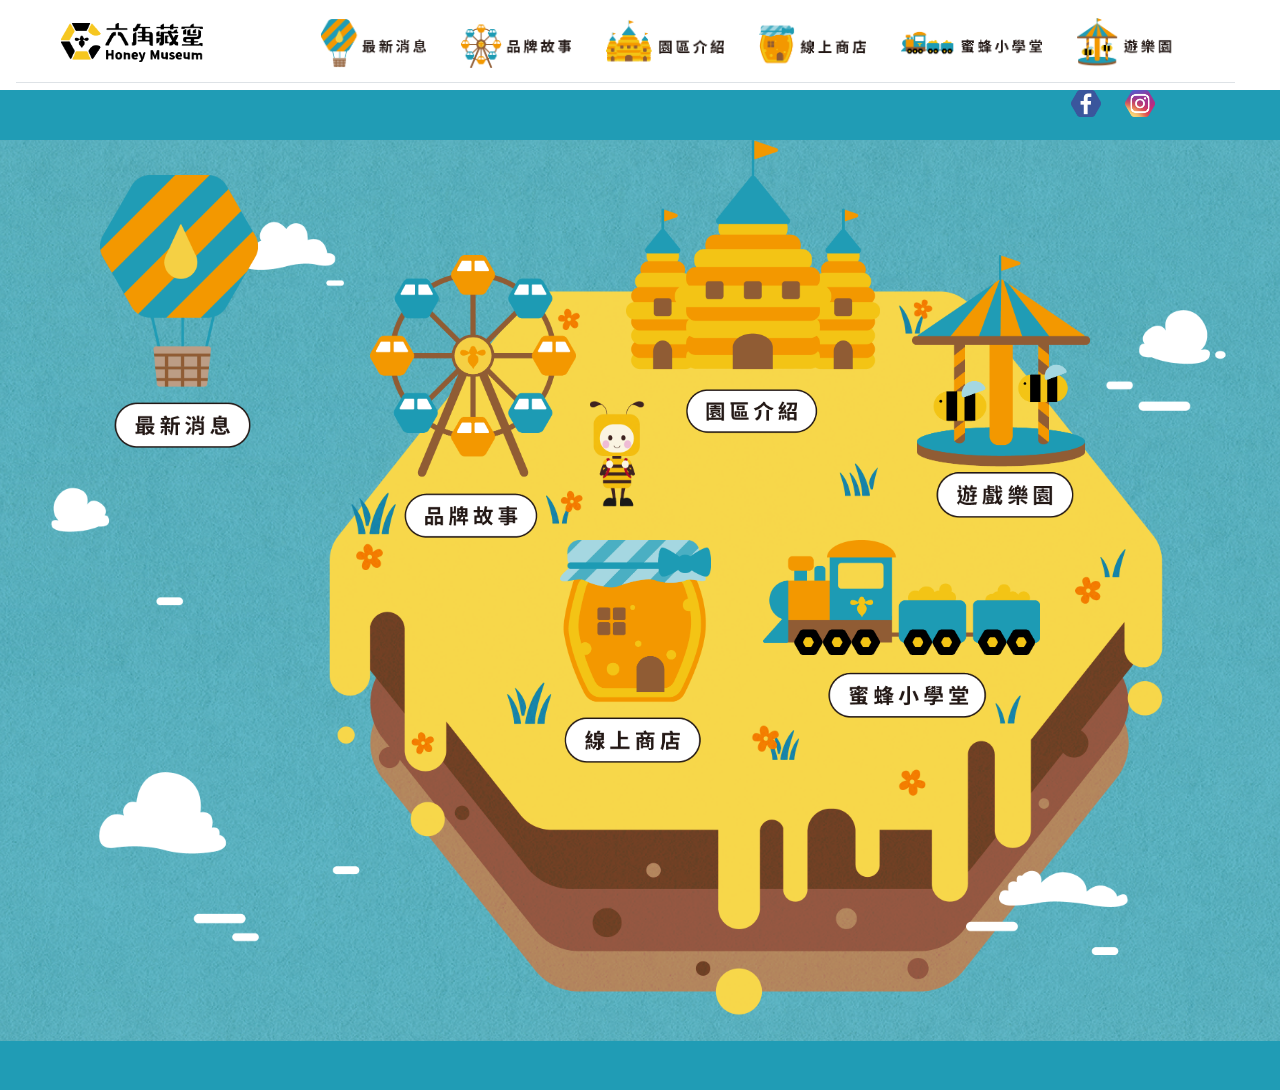
<file: home/ 六角藏蜜.html>
<!doctype html>
<html>
<head>
<meta charset="UTF-8">
<meta name="viewport" content="width=900">
<title>六角藏蜜 Honey Museum</title>
<link href="https://maxcdn.bootstrapcdn.com/bootstrap/4.0.0/css/bootstrap.min.css"  rel="stylesheet">
<link href="css/六角藏蜜.css"  rel="stylesheet">
<link href="image/六角藏蜜logo.png"  rel="shortcut icon">

<style>
	.island{
		background-image:url(image/蜜蜂樂園_island_only-12.png);
		width: 1280px;
		background-size: contain;
		background-repeat: no-repeat;
		background-position: center;
	}
</style>
</head>

<body>
<div class="top-bar">
 <div class="container-top">
 <nav class="navbar">
 <ul class="nav nav-tabs">
  <div class="logo">
  <a href="#">
   <img src="image/六角藏蜜標準字-04-04.png" alt="Honey-Museum" width="142" height="39">
  </a>
 </div>
  <li>
   <a href="#">
    <img src="image/蜜蜂樂園_icon-03.png" height="50" onMouseOver="this.width=this.width*1.1;this.height=this.height*1.1" onMouseOut="this.width=this.width/1.1;this.height=this.height/1.1" >
   </a>
  </li>
  <li>
   <a href="#">
    <img src="image/蜜蜂樂園_icon-04.png"  height="50" onMouseOver="this.width=this.width*1.1;this.height=this.height*1.1" onMouseOut="this.width=this.width/1.1;this.height=this.height/1.1" >
   </a>
  </li>
  <li>
   <a href="#">
    <img src="image/蜜蜂樂園_icon-05.png"  height="51" onMouseOver="this.width=this.width*1.1;this.height=this.height*1.1" onMouseOut="this.width=this.width/1.1;this.height=this.height/1.1" >
   </a>
  </li>
  <li>
   <a href="#">
    <img src="image/蜜蜂樂園_icon-06.png"  height="51" onMouseOver="this.width=this.width*1.1;this.height=this.height*1.1" onMouseOut="this.width=this.width/1.1;this.height=this.height/1.1" >
   </a>
  </li>
  <li>
   <a href="#">
    <img src="image/蜜蜂樂園_icon-07.png"  height="50" onMouseOver="this.width=this.width*1.1;this.height=this.height*1.1" onMouseOut="this.width=this.width/1.1;this.height=this.height/1.1" >
   </a>
  </li>
    <li>
   <a href="#">
    <img src="image/蜜蜂樂園_icon-08.png"  height="50" onMouseOver="this.width=this.width*1.1;this.height=this.height*1.1" onMouseOut="this.width=this.width/1.1;this.height=this.height/1.1" >
   </a>
  </li>
 </ul>
 </nav>
 </div>
</div>

<div class="island-topblank">
</div>
<div class="island">
 <div class="island-zone"> 
  <div class="area-intro">
   <a href="#"><img src="image/蜜蜂樂園_enter_icon-15.png" height="300"></a>
  </div>
  <div class="news">
   <a href="#"><img src="image/蜜蜂樂園_enter_icon-13.png" height="280"></a>
  </div>
  <div class="game-center">
   <a href="#"><img src="image/蜜蜂樂園_enter_icon-18.png" height="270"></a>
  </div>
  <div class="brand-story">
   <a href="#"><img src="image/蜜蜂樂園_enter_icon-14.png" height="290"></a>
  </div>
  <div class="bee-school">
   <a href="#"><img src="image/蜜蜂樂園_enter_icon-17.png" height="185"></a>
  </div>
  <div class="product">
   <a href="#"><img src="image/蜜蜂樂園_enter_icon-16.png" height="230"></a>
  </div>
 </div>  
</div>


<div class="sociel-media">
 <ul>
  <li class="fb"><a href="#"><img src="image/social media-icon-10.png"></a></li>
  <li class="ig"><a href="#"><img src="image/social media-icon-11.png"></a></li>
 </ul>
</div>

</body>
</html>
</file>
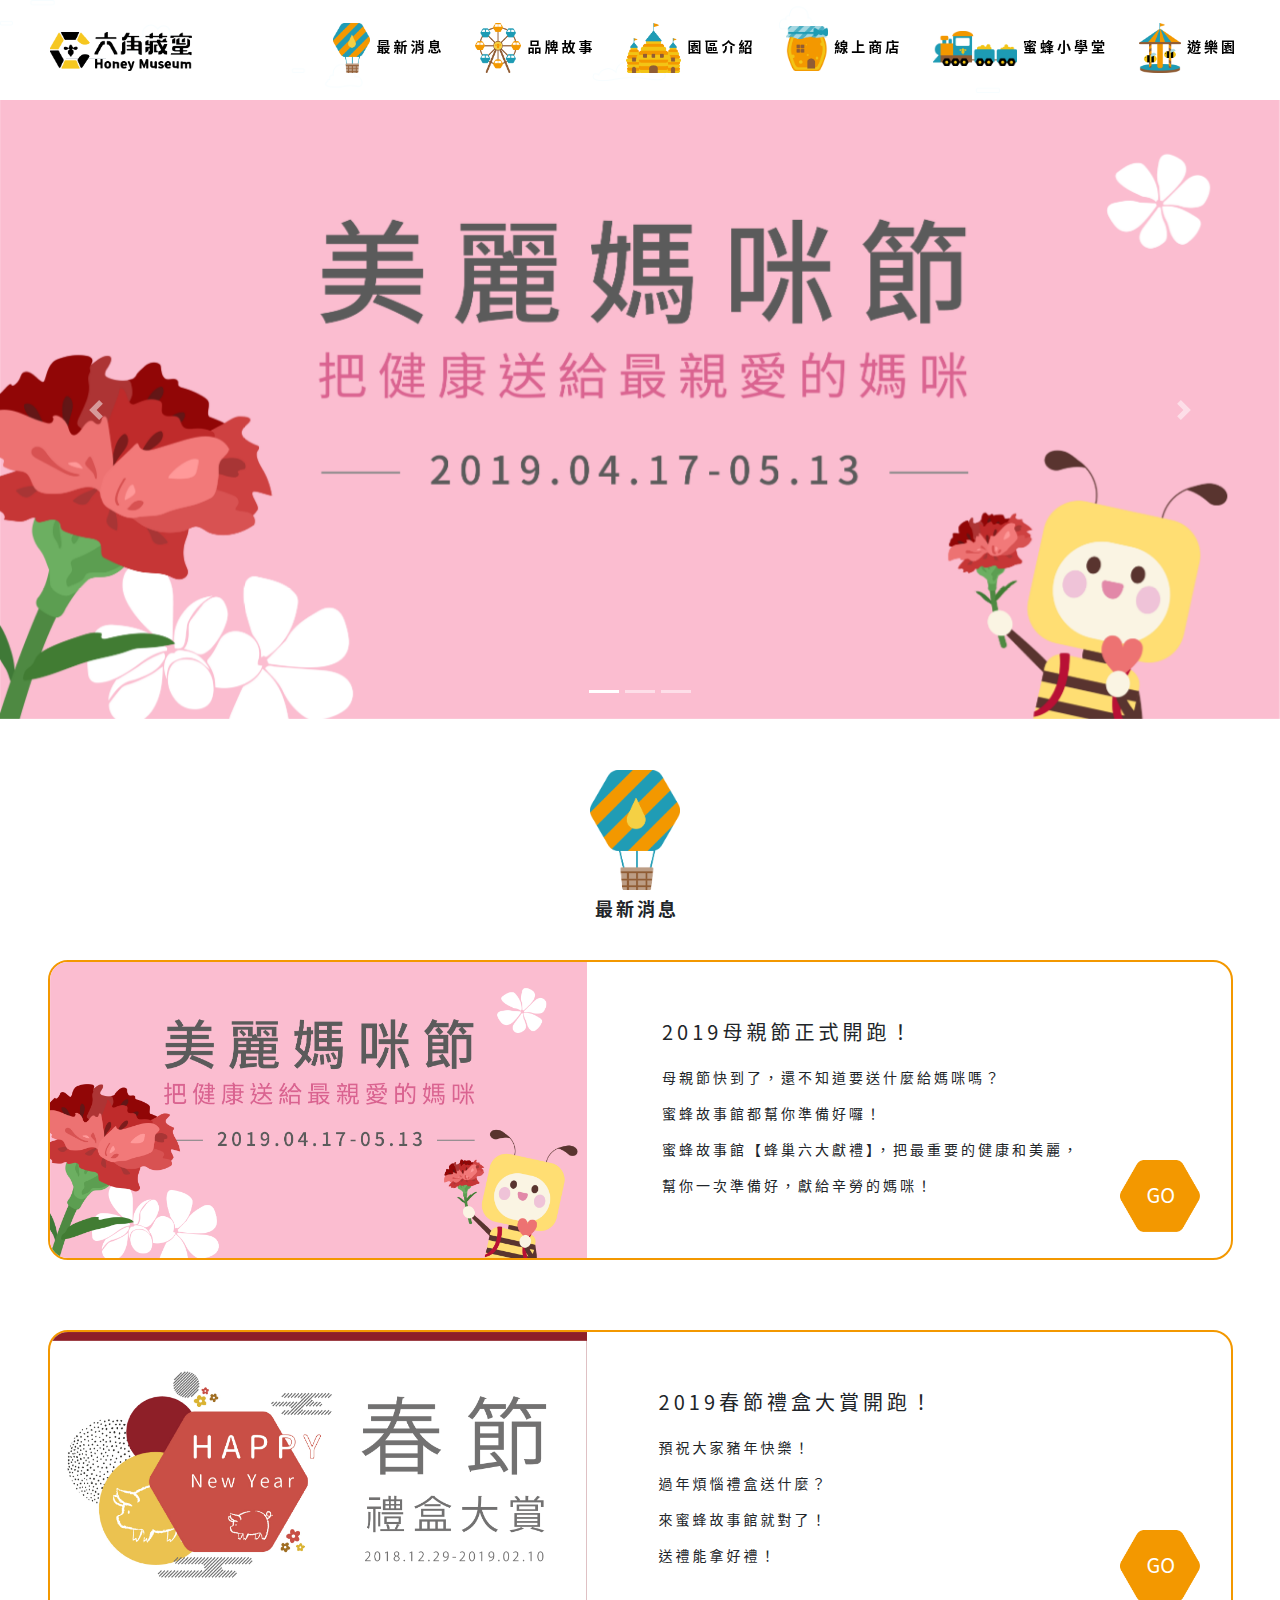
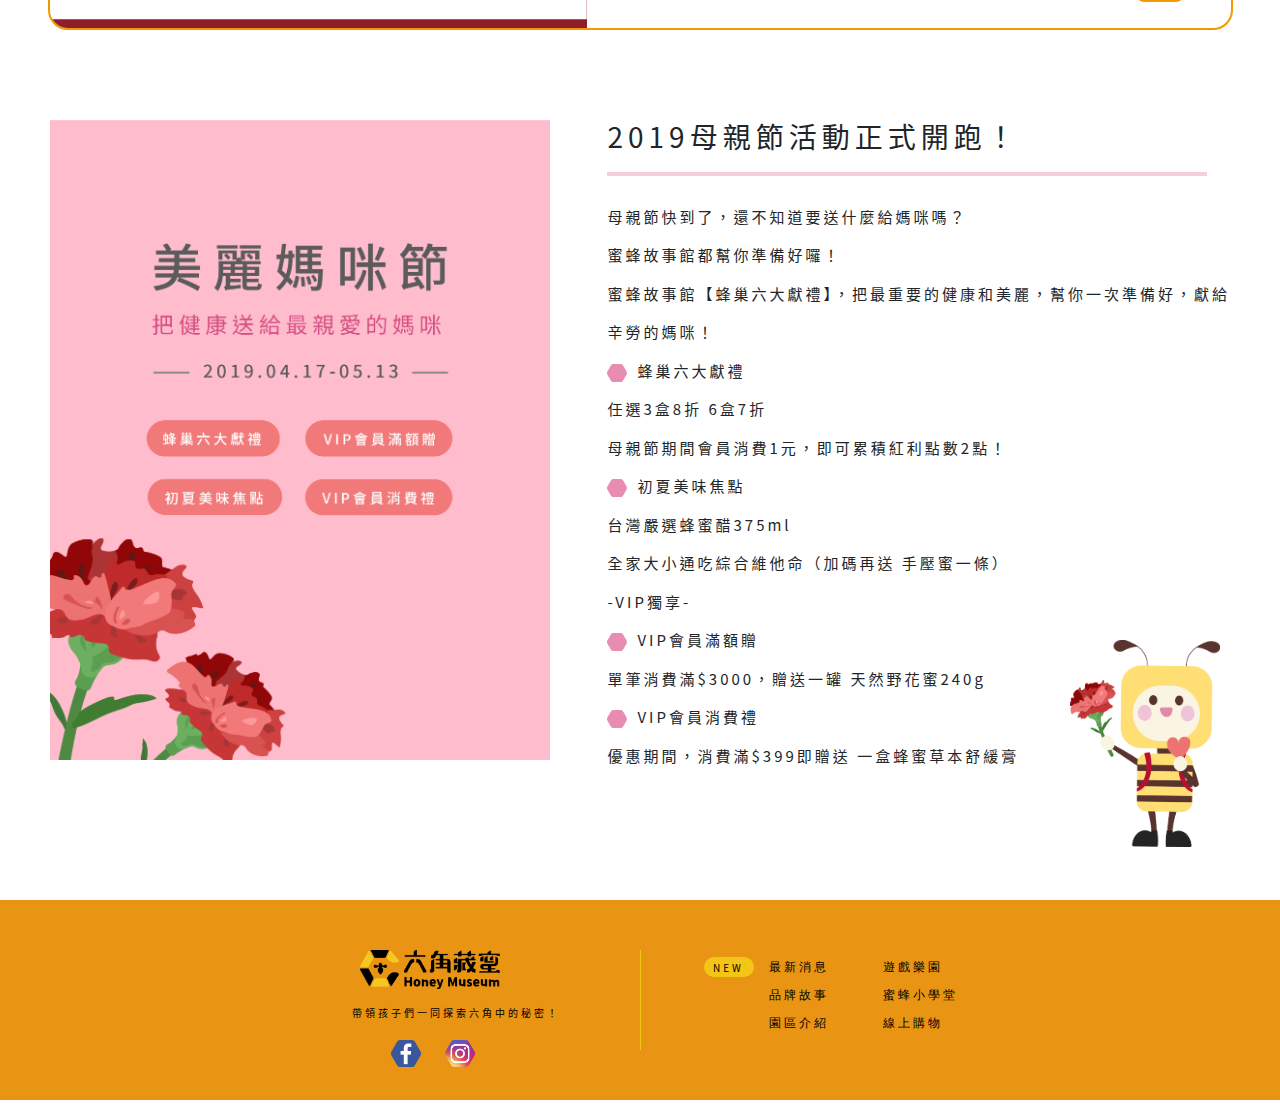
<file: news/news.html>
<!doctype html>
<html>
<head>
<meta charset="UTF-8">
<meta name="viewport" content="width=device-width, initial-scale=1.0">
<title>六角藏蜜 Honey Museum</title>
<link href="css/bootstrap.min.css" rel="stylesheet">
<link href="css/area-intro.css" rel="stylesheet">
<link href="image/六角藏蜜logo.png" rel="shortcut icon">

<style style="text/css">
	a{
		text-decoration: none;
		cursor: pointer;
	}
	
	.footer p{
		text-align: center;
	    font-family:Noto Sans CJK TC;
	    font-size: 10px;
	    font-weight: 400;
	    letter-spacing: 3px;
		color:#000000;
		padding: 20px 0;
	}
	h5{
		font-family:Noto Sans CJK TC;
	    letter-spacing: 4px;
	}
	.location-menu a{
	    font-family:Noto Sans CJK TC;
	    font-size: 12px;
	    font-weight: 500;
	    letter-spacing: 3px;
	    color:#1D9BB4;
	    text-decoration: none;
	    line-height: 40px;
    }
	.location-menu a:hover{
		color: black;
	}

</style>
</head>

<body>
<div class="top-bar">
 <nav class="navbar">
  <ul class="nav-tabs">
   <div class="logo">
   	<a href="#"><img src="image/六角藏蜜標準字-04-04.png" alt="Honey-Museum" width="142" height="39"></a>
   </div>
   <div class="menu">
    <li>
     <a href="#">
     <img src="image/蜜蜂樂園icon-14.png" height="50px"
     onMouseOver="this.width=this.width*1.1;this.height=this.height*1.1" onMouseOut="this.width=this.width/1.1;this.height=this.height/1.1">
     最新消息
     </a>
    </li>
    <li>
     <a href="#">
     <img src="image/品牌故事icon-13.png" height="50px"
     onMouseOver="this.width=this.width*1.1;this.height=this.height*1.1" onMouseOut="this.width=this.width/1.1;this.height=this.height/1.1">
     品牌故事
     </a>
    </li>
    <li>
     <a href="#">
     <img src="image/蜜蜂樂園icon-15.png" height="50px"
     onMouseOver="this.width=this.width*1.1;this.height=this.height*1.1" onMouseOut="this.width=this.width/1.1;this.height=this.height/1.1">
     園區介紹
     </a>
    </li>
    <li>
     <a href="#">
     <img src="image/蜜蜂樂園icon-16.png" height="45px"
     onMouseOver="this.width=this.width*1.1;this.height=this.height*1.1" onMouseOut="this.width=this.width/1.1;this.height=this.height/1.1">
     線上商店
     </a>
    </li>
    <li>
     <a href="#">
     <img src="image/蜜蜂樂園icon-17.png" height="35px"
     onMouseOver="this.width=this.width*1.1;this.height=this.height*1.1" onMouseOut="this.width=this.width/1.1;this.height=this.height/1.1">
     蜜蜂小學堂
     </a>
    </li>
    <li>
     <a href="#">
     <img src="image/蜜蜂樂園icon-18.png" height="50px"
     onMouseOver="this.width=this.width*1.1;this.height=this.height*1.1" onMouseOut="this.width=this.width/1.1;this.height=this.height/1.1">
     遊樂園
     </a>
    </li>
   </div>
  </ul>
 </nav>
</div>





<div class="top-blank">
 <div class="cloud-bg">
  <img src="image/最新消息-41.png" width="1000px">
 </div>
 <div class="top-icon">
  <img src="image/蜜蜂樂園icon-14.png" width="90px">
  <p>最新消息</p>
 </div>
</div>



<div class="content">
 <div class="content-01">
  <div class="news-carousel">
   <div id="carouselExampleIndicators" class="carousel slide" data-ride="carousel" >
    <ol class="carousel-indicators">
     <li data-target="#carouselExampleIndicators" data-slide-to="0" class="active"></li>
     <li data-target="#carouselExampleIndicators" data-slide-to="1"></li>
     <li data-target="#carouselExampleIndicators" data-slide-to="2"></li>
    </ol>
  <div class="carousel-inner">
    <div class="carousel-item active">
      <a href="#">
       <img src="image/最新消息-2-37.png" class="d-block w-100" alt="image/最新消息-2-38.png">
      </a>
    </div>
    <div class="carousel-item">
      <a href="#">
       <img src="image/最新消息-2-38.png" class="d-block w-100" alt="image/最新消息-2-37.png">
      </a>
    </div>
    <div class="carousel-item">
      <a href="#">
       <img src="image/最新消息-2-37.png" class="d-block w-100" alt="image/最新消息-2-37.png">
      </a>
    </div>
    </div>
     <a class="carousel-control-prev" href="#carouselExampleIndicators" role="button" data-slide="prev">
     <span class="carousel-control-prev-icon" aria-hidden="true"></span>
     <span class="sr-only">Previous</span>
     </a>
     <a class="carousel-control-next" href="#carouselExampleIndicators" role="button" data-slide="next">
     <span class="carousel-control-next-icon" aria-hidden="true"></span>
     <span class="sr-only">Next</span>
     </a>
   </div>
  </div>
 </div>
 
 
 
 
 <div class="top-blank-02">
 <div class="top-icon">
  <img src="image/蜜蜂樂園icon-14.png" width="90px">
  <p>最新消息</p>
 </div>
</div>
 
 
 
 
 <div class="content-02">
  <div class="news01">
   <a href="#">
    <div class="news-pic">
     <img src="image/最新消息-2-39.png" height="296px">
    </div>
   </a>
   <div class="news-content">
    <h5>2019母親節正式開跑！</h5>
    <p>母親節快到了，還不知道要送什麼給媽咪嗎？</p>
    <p>蜜蜂故事館都幫你準備好囉！</p>
    <p>蜜蜂故事館【蜂巢六大獻禮】，把最重要的健康和美麗，</p>
    <p>幫你一次準備好，獻給辛勞的媽咪！</p>
   </div>
   <div class="ridge">
   </div>
   <div class="hexagon">
    <a href="#">
      <img src="image/最新消息-2-40.png" onmouseover="this.src= ' image/最新消息-2-41.png ';" onmouseout="this.src=' image/最新消息-2-40.png ';" width="80px">
      <p>GO</p>
    </a>
   </div>
  </div>
  <div class="news02">
   <a href="#">
    <div class="news-pic">
     <img src="image/最新消息-37.png" height="296px;">
    </div>
   </a>
   <div class="news-content02">
    <h5>2019春節禮盒大賞開跑！</h5>
    <p>預祝大家豬年快樂！</p>
    <p>過年煩惱禮盒送什麼？</p>
    <p>來蜜蜂故事館就對了！</p>
    <p>送禮能拿好禮！</p>
   </div>
   <div class="ridge">
   </div>
   <div class="hexagon">
    <a href="#">
      <img src="image/最新消息-2-40.png" onmouseover="this.src= ' image/最新消息-2-41.png ';" onmouseout="this.src=' image/最新消息-2-40.png ';" width="80px">
      <p>GO</p>
    </a>
   </div>
  </div>
 </div>
 
 <div class="content-03">
  <div class="news-pic-01">
   <img src="image/最新消息-2-35.png" width="500px">
  </div>
  <div class="news-words">
   <h3>2019母親節活動正式開跑！</h3>
   <div class="line">
   </div>
   <div class="news-words-para">
    <div class="words-01">
     <p>母親節快到了，還不知道要送什麼給媽咪嗎？</p>
     <p>蜜蜂故事館都幫你準備好囉！</p>
     <p>蜜蜂故事館【蜂巢六大獻禮】，把最重要的健康和美麗，幫你一次準備好，獻給</p>
     <p>辛勞的媽咪！</p>
    </div>
    <div class="words-02">
     <div class="mark-01">
      <img src="image/最新消息-2-42.png" width="20px">
     </div>
     <div class="item-01">
      <p>蜂巢六大獻禮</p>
     </div>
     <div class="clear"></div>
     <div class="item-more-01">
      <p>任選3盒8折 6盒7折</p>
      <p>母親節期間會員消費1元，即可累積紅利點數2點！</p>
     </div>
    </div>
    <div class="words-03">
     <div class="mark-01">
      <img src="image/最新消息-2-42.png" width="20px">
     </div>
     <div class="item-01">
      <p>初夏美味焦點</p>
     </div>
     <div class="clear"></div>
     <div class="item-more-01">
      <p>台灣嚴選蜂蜜醋375ml</p>
      <p>全家大小通吃綜合維他命（加碼再送 手壓蜜一條）</p>
     </div>
    </div>
    <div class="words-04">
     <p>-VIP獨享-</p>
     <div class="mark-01">
      <img src="image/最新消息-2-42.png" width="20px">
     </div>
     <div class="item-01">
      <p>VIP會員滿額贈</p>
     </div>
     <div class="clear"></div>
     <div class="item-more-01">
      <p>單筆消費滿$3000，贈送一罐 天然野花蜜240g</p>
     </div>
    </div>
    <div class="words-05">
     <div class="mark-01">
      <img src="image/最新消息-2-42.png" width="20px">
     </div>
     <div class="item-01">
      <p>VIP會員消費禮</p>
     </div>
     <div class="clear"></div>
     <div class="item-more-01">
      <p>優惠期間，消費滿$399即贈送 一盒蜂蜜草本舒緩膏</p>
     </div>
    </div>
   </div>
  </div>
  <div class="onon">
   <img src="image/最新消息-2-36.png" width="150px">
  </div>
 </div>
 
</div>




<div class="footer">
 <div class="footer-left">
  <div class="brand-info">
   <img src="image/六角藏蜜標準字-04-04.png" width="140">
   <p>帶領孩子們一同探索六角中的秘密！</p>
  </div>
  <div class="sociel-media">
   <ul>
    <li class="fb"><a href="#"><img src="image/social media-icon-10.png"></a></li>
    <li class="ig"><a href="#"><img src="image/social media-icon-11.png"></a></li>
   </ul>
  </div>
 </div>
 <div class="footer-mid">  
 </div>
 <div class="footer-right">
  <div class="new-notify">
   <div class="new-notify-bg">
   </div>
   <p>NEW</p>
  </div>
  <ul> 
   <li>
    <a href="#">最新消息</a>
    <a href="#">遊戲樂園</a> 
   </li>
  </ul>
    <ul> 
   <li>
    <a href="#">品牌故事</a>
    <a href="#">蜜蜂小學堂</a>
   </li>
  </ul>
    <ul> 
   <li>
    <a href="#">園區介紹</a>
    <a href="#">線上購物</a>
   </li>
  </ul>
 </div>
</div>





<script src="https://code.jquery.com/jquery-3.3.1.slim.min.js" integrity="sha384-q8i/X+965DzO0rT7abK41JStQIAqVgRVzpbzo5smXKp4YfRvH+8abtTE1Pi6jizo" crossorigin="anonymous"></script>
<script src="https://cdnjs.cloudflare.com/ajax/libs/popper.js/1.14.7/umd/popper.min.js" integrity="sha384-UO2eT0CpHqdSJQ6hJty5KVphtPhzWj9WO1clHTMGa3JDZwrnQq4sF86dIHNDz0W1" crossorigin="anonymous"></script>
<script src="https://stackpath.bootstrapcdn.com/bootstrap/4.3.1/js/bootstrap.min.js" integrity="sha384-JjSmVgyd0p3pXB1rRibZUAYoIIy6OrQ6VrjIEaFf/nJGzIxFDsf4x0xIM+B07jRM" crossorigin="anonymous"></script>


</body>
</html>
</file>
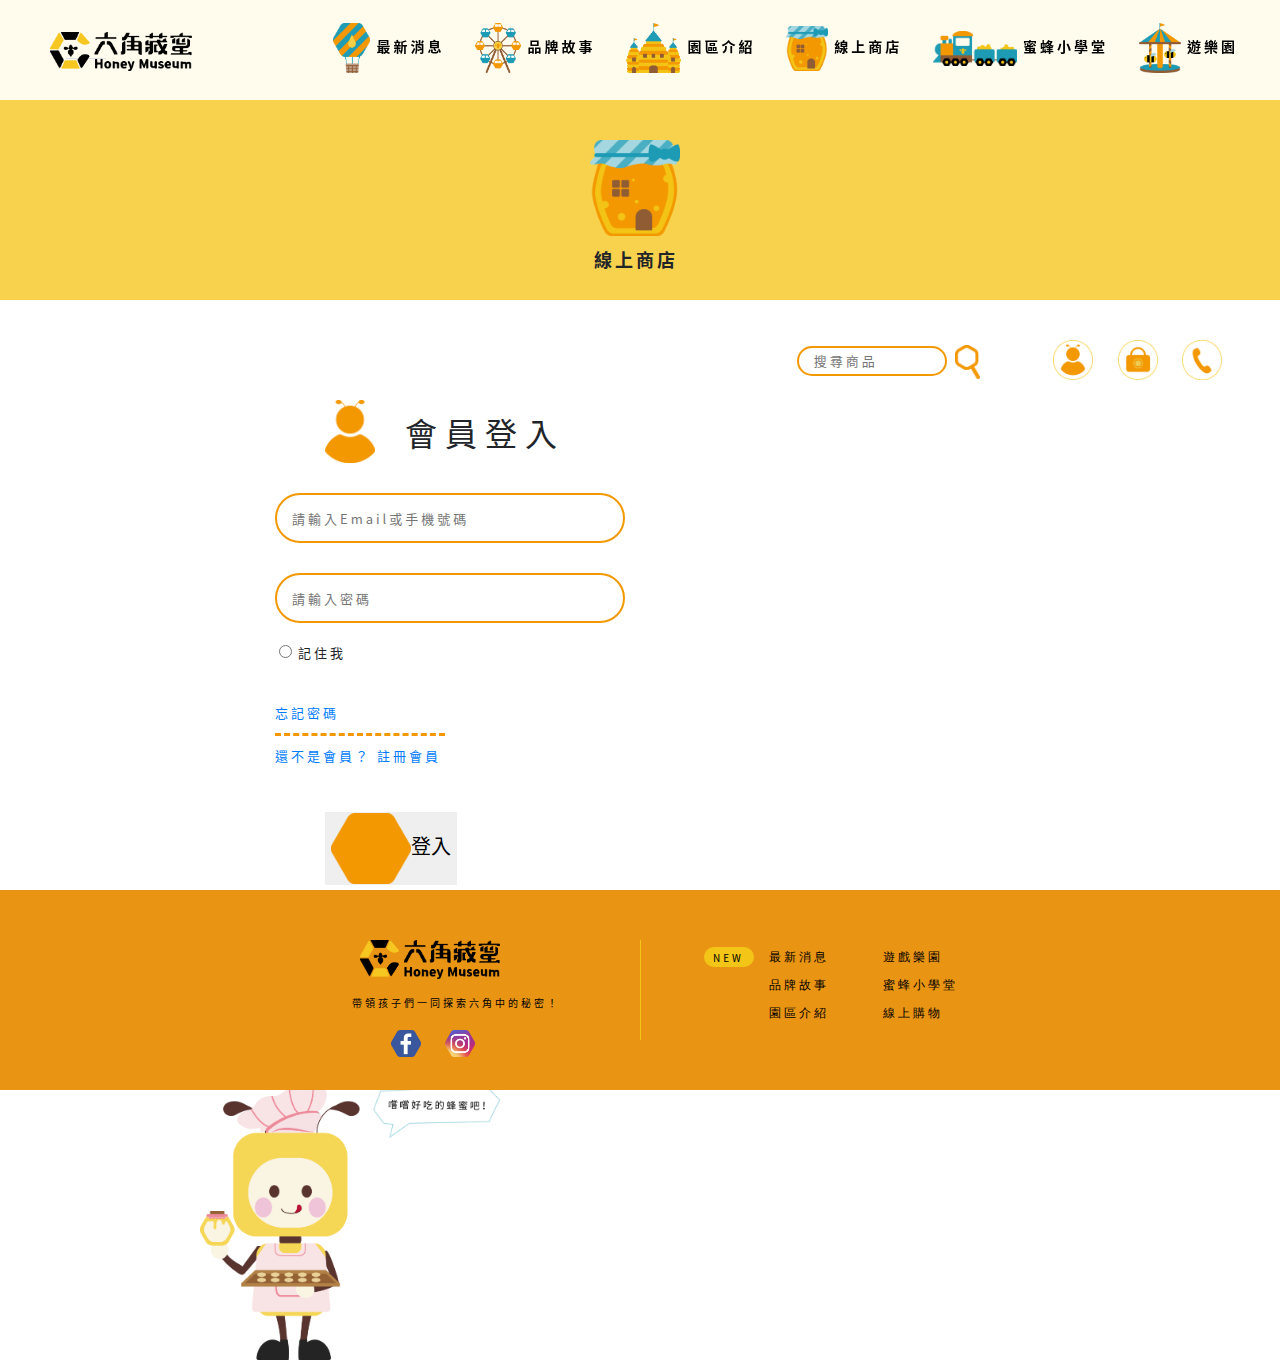
<file: shop/shop-entry.html>
<!doctype html>
<html>
<head>
<meta charset="UTF-8">
<meta name="viewport" content="width=device-width, initial-scale=1.0">
<title>六角藏蜜 Honey Museum</title>
<link href="css/bootstrap.min.css" rel="stylesheet">
<link href="css/area-intro.css" rel="stylesheet">
<link href="image/六角藏蜜logo.png" rel="shortcut icon">

<style style="text/css">
	a{
		text-decoration: none;
		cursor: pointer;
	}
	ul{
		list-style-type: none;
	}
	
	.footer p{
		text-align: center;
	    font-family:Noto Sans CJK TC;
	    font-size: 10px;
	    font-weight: 400;
	    letter-spacing: 3px;
		color:#000000;
		padding: 20px 0;
	}
	h5{
		font-family:Noto Sans CJK TC;
	    letter-spacing: 4px;
	}
	.location-menu a{
	    font-family:Noto Sans CJK TC;
	    font-size: 12px;
	    font-weight: 500;
	    letter-spacing: 3px;
	    color:#1D9BB4;
	    text-decoration: none;
	    line-height: 40px;
    }
	.location-menu a:hover{
		color: black;
	}


</style>
</head>

<body>
<div class="top-bar">
 <nav class="navbar">
  <ul class="nav-tabs">
   <div class="logo">
   	<a href="#"><img src="image/六角藏蜜標準字-04-04.png" alt="Honey-Museum" width="142" height="39"></a>
   </div>
   <div class="menu">
    <li>
     <a href="#">
     <img src="image/蜜蜂樂園icon-14.png" height="50px"
     onMouseOver="this.width=this.width*1.1;this.height=this.height*1.1" onMouseOut="this.width=this.width/1.1;this.height=this.height/1.1">
     最新消息
     </a>
    </li>
    <li>
     <a href="#">
     <img src="image/品牌故事icon-13.png" height="50px"
     onMouseOver="this.width=this.width*1.1;this.height=this.height*1.1" onMouseOut="this.width=this.width/1.1;this.height=this.height/1.1">
     品牌故事
     </a>
    </li>
    <li>
     <a href="#">
     <img src="image/蜜蜂樂園icon-15.png" height="50px"
     onMouseOver="this.width=this.width*1.1;this.height=this.height*1.1" onMouseOut="this.width=this.width/1.1;this.height=this.height/1.1">
     園區介紹
     </a>
    </li>
    <li>
     <a href="#">
     <img src="image/蜜蜂樂園icon-16.png" height="45px"
     onMouseOver="this.width=this.width*1.1;this.height=this.height*1.1" onMouseOut="this.width=this.width/1.1;this.height=this.height/1.1">
     線上商店
     </a>
    </li>
    <li>
     <a href="#">
     <img src="image/蜜蜂樂園icon-17.png" height="35px"
     onMouseOver="this.width=this.width*1.1;this.height=this.height*1.1" onMouseOut="this.width=this.width/1.1;this.height=this.height/1.1">
     蜜蜂小學堂
     </a>
    </li>
    <li>
     <a href="#">
     <img src="image/蜜蜂樂園icon-18.png" height="50px"
     onMouseOver="this.width=this.width*1.1;this.height=this.height*1.1" onMouseOut="this.width=this.width/1.1;this.height=this.height/1.1">
     遊樂園
     </a>
    </li>
   </div>
  </ul>
 </nav>
</div>





<div class="top-blank">
 <div class="top-icon">
  <img src="image/蜜蜂樂園icon-16.png" width="90px">
  <p>線上商店</p>
 </div>
</div>






<div class="content">
 <div class="content-01">
  <div class="top-menu">
   <nav class="navbar-tmenu">
    <ul class="nav-tabs-tmenu">
    
     <div class="search-engine">
      <ul>
       <li>
        <input type="text" placeholder="搜尋商品"><br>
       </li>
       <li>
        <img src="image/線上商店-31.png" width="25px;">
       </li>
      </ul>
     </div>
     <div class="icon">
      <li>
       <a href="#">
        <img src="image/線上商店-52.png" width="40px">
       </a>
      </li>
      <li>
       <a href="#">
        <img src="image/線上商店-33.png" width="40px">
       </a>
      </li>
      <li>
       <a href="#">
        <img src="image/線上商店-34.png" width="40px">
       </a>
      </li>
     </div>
    </ul>
   </nav>
  </div>
 </div> 
 
 <div class="content-02">
  <div class="container">
   <div class="row">
    <div class="col-2">
    </div>
    <div class="col-4">
     <div class="member-log">
      <div class="log-topic">
       <img src="image/線上商店-54.png" width="50px">
       <h2>會員登入</h2>
      </div>
      <div class="clear">
      </div>
      <div class="log-type">
       <input type="text" placeholder="請輸入Email或手機號碼"><br>
       <input type="text" placeholder="請輸入密碼"><br>
      </div>
      <div class="log-radio">
       <input type="radio">  記住我<br>
      </div>
      <div class="sign-up">
       <a href="#"><p>忘記密碼</p></a>
        <div class="demarcation">
        </div>
       <a href="#"><p>還不是會員？ 註冊會員</p></a>
      </div>
      <div class="enter-button">
       <a href="#">
        <button type="button"><img src="image/線上商店-38.png" width="80px">登入</button>
       </a>
      </div>
      <div class="clear">
      </div>
      </div>
     </div>
    </div>
    <div class="col-4">
     <div class="onon">
      <img src="image/線上商店-53.png" width="300px">
     </div>
    </div>
    <div class="col-2">
    </div>
   </div>
  </div>
 </div>






<div class="footer">
 <div class="footer-left">
  <div class="brand-info">
   <img src="image/六角藏蜜標準字-04-04.png" width="140">
   <p>帶領孩子們一同探索六角中的秘密！</p>
  </div>
  <div class="sociel-media">
   <ul>
    <li class="fb"><a href="#"><img src="image/social media-icon-10.png"></a></li>
    <li class="ig"><a href="#"><img src="image/social media-icon-11.png"></a></li>
   </ul>
  </div>
 </div>
 <div class="footer-mid">  
 </div>
 <div class="footer-right">
  <div class="new-notify">
   <div class="new-notify-bg">
   </div>
   <p>NEW</p>
  </div>
  <ul> 
   <li>
    <a href="#">最新消息</a>
    <a href="#">遊戲樂園</a> 
   </li>
  </ul>
    <ul> 
   <li>
    <a href="#">品牌故事</a>
    <a href="#">蜜蜂小學堂</a>
   </li>
  </ul>
    <ul> 
   <li>
    <a href="#">園區介紹</a>
    <a href="#">線上購物</a>
   </li>
  </ul>
 </div>
</div>





<script src="https://code.jquery.com/jquery-3.3.1.slim.min.js" integrity="sha384-q8i/X+965DzO0rT7abK41JStQIAqVgRVzpbzo5smXKp4YfRvH+8abtTE1Pi6jizo" crossorigin="anonymous"></script>
<script src="https://cdnjs.cloudflare.com/ajax/libs/popper.js/1.14.7/umd/popper.min.js" integrity="sha384-UO2eT0CpHqdSJQ6hJty5KVphtPhzWj9WO1clHTMGa3JDZwrnQq4sF86dIHNDz0W1" crossorigin="anonymous"></script>
<script src="https://stackpath.bootstrapcdn.com/bootstrap/4.3.1/js/bootstrap.min.js" integrity="sha384-JjSmVgyd0p3pXB1rRibZUAYoIIy6OrQ6VrjIEaFf/nJGzIxFDsf4x0xIM+B07jRM" crossorigin="anonymous"></script>


</body>
</html>
</file>
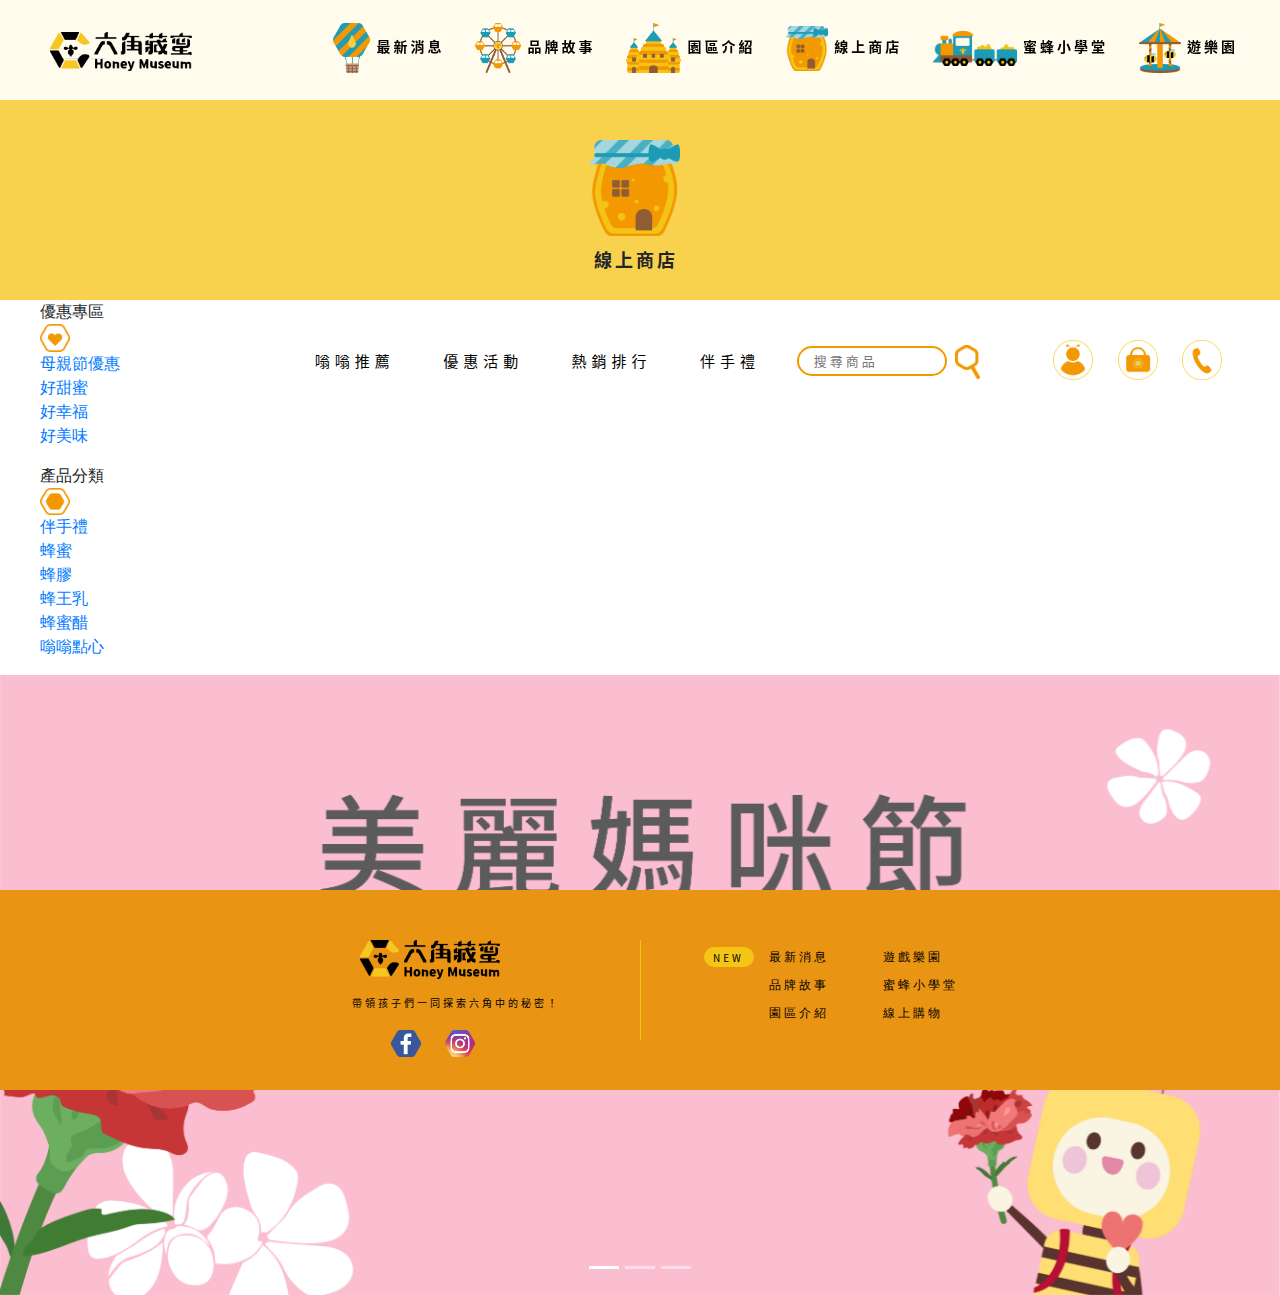
<file: shop/shop.html>
<!doctype html>
<html>
<head>
<meta charset="UTF-8">
<meta name="viewport" content="width=device-width, initial-scale=1.0">
<title>六角藏蜜 Honey Museum</title>
<link href="css/bootstrap.min.css" rel="stylesheet">
<link href="css/area-intro.css" rel="stylesheet">
<link href="image/六角藏蜜logo.png" rel="shortcut icon">

<style style="text/css">
	a{
		text-decoration: none;
		cursor: pointer;
	}
	ul{
		list-style-type: none;
	}
	
	.footer p{
		text-align: center;
	    font-family:Noto Sans CJK TC;
	    font-size: 10px;
	    font-weight: 400;
	    letter-spacing: 3px;
		color:#000000;
		padding: 20px 0;
	}
	h5{
		font-family:Noto Sans CJK TC;
	    letter-spacing: 4px;
	}
	.location-menu a{
	    font-family:Noto Sans CJK TC;
	    font-size: 12px;
	    font-weight: 500;
	    letter-spacing: 3px;
	    color:#1D9BB4;
	    text-decoration: none;
	    line-height: 40px;
    }
	.location-menu a:hover{
		color: black;
	}

</style>
</head>

<body>
<div class="top-bar">
 <nav class="navbar">
  <ul class="nav-tabs">
   <div class="logo">
   	<a href="#"><img src="image/六角藏蜜標準字-04-04.png" alt="Honey-Museum" width="142" height="39"></a>
   </div>
   <div class="menu">
    <li>
     <a href="#">
     <img src="image/蜜蜂樂園icon-14.png" height="50px"
     onMouseOver="this.width=this.width*1.1;this.height=this.height*1.1" onMouseOut="this.width=this.width/1.1;this.height=this.height/1.1">
     最新消息
     </a>
    </li>
    <li>
     <a href="#">
     <img src="image/品牌故事icon-13.png" height="50px"
     onMouseOver="this.width=this.width*1.1;this.height=this.height*1.1" onMouseOut="this.width=this.width/1.1;this.height=this.height/1.1">
     品牌故事
     </a>
    </li>
    <li>
     <a href="#">
     <img src="image/蜜蜂樂園icon-15.png" height="50px"
     onMouseOver="this.width=this.width*1.1;this.height=this.height*1.1" onMouseOut="this.width=this.width/1.1;this.height=this.height/1.1">
     園區介紹
     </a>
    </li>
    <li>
     <a href="#">
     <img src="image/蜜蜂樂園icon-16.png" height="45px"
     onMouseOver="this.width=this.width*1.1;this.height=this.height*1.1" onMouseOut="this.width=this.width/1.1;this.height=this.height/1.1">
     線上商店
     </a>
    </li>
    <li>
     <a href="#">
     <img src="image/蜜蜂樂園icon-17.png" height="35px"
     onMouseOver="this.width=this.width*1.1;this.height=this.height*1.1" onMouseOut="this.width=this.width/1.1;this.height=this.height/1.1">
     蜜蜂小學堂
     </a>
    </li>
    <li>
     <a href="#">
     <img src="image/蜜蜂樂園icon-18.png" height="50px"
     onMouseOver="this.width=this.width*1.1;this.height=this.height*1.1" onMouseOut="this.width=this.width/1.1;this.height=this.height/1.1">
     遊樂園
     </a>
    </li>
   </div>
  </ul>
 </nav>
</div>





<div class="top-blank">
 <div class="top-icon">
  <img src="image/蜜蜂樂園icon-16.png" width="90px">
  <p>線上商店</p>
 </div>
</div>






<div class="content">
 <div class="content-01">
  <div class="top-menu">
   <nav class="navbar-tmenu">
    <ul class="nav-tabs-tmenu">
     <div class="words">
      <li>
       <a href="#">嗡嗡推薦</a>
      </li>
      <li>
       <a href="#">優惠活動</a>
      </li>
      <li>
       <a href="#">熱銷排行</a>
      </li>
      <li>
       <a href="#">伴手禮</a>
      </li>
     </div>
     <div class="search-engine">
      <ul>
       <li>
        <input type="text" placeholder="搜尋商品"><br>
       </li>
       <li>
        <img src="image/線上商店-31.png" width="25px;">
       </li>
      </ul>
     </div>
     <div class="icon">
      <li>
       <a href="#">
        <img src="image/線上商店-52.png" width="40px">
       </a>
      </li>
      <li>
       <a href="#">
        <img src="image/線上商店-33.png" width="40px">
       </a>
      </li>
      <li>
       <a href="#">
        <img src="image/線上商店-34.png" width="40px">
       </a>
      </li>
     </div>
    </ul>
   </nav>
  </div>
  <div class="left-bar">
   <nav class="navbar-left">
    <ul class="nav-tabs-left01">
     <li class="category-01">優惠專區</li>
     <div class="category-01-icon">
      <img src="image/線上商店-35.png" width="30px">
     </div>
     <div class="line">
     </div>
     <div class="items">
      <li>
       <a href="#">母親節優惠</a>
      </li>
      <li>
       <a href="#">好甜蜜</a>
      </li>
      <li>
       <a href="#">好幸福</a>
      </li>
      <li>
       <a href="#">好美味</a>
      </li>
     </div>
    </ul>
    <ul class="nav-tabs-left02">
     <li class="category-02">產品分類</li>
     <div class="category-01-icon">
      <img src="image/線上商店-36.png" width="30px">
     </div>
     <div class="line">
     </div>
     <div class="items">
      <li>
       <a href="#">伴手禮</a>
      </li>
      <li>
       <a href="#">蜂蜜</a>
      </li>
      <li>
       <a href="#">蜂膠</a>
      </li>
      <li>
       <a href="#">蜂王乳</a>
      </li>
      <li>
       <a href="#">蜂蜜醋</a>
      </li>
      <li>
       <a href="#">嗡嗡點心</a>
      </li>
     </div>
    </ul>
   </nav>
  </div>
  
 
  <div class="carousel">
   <div id="carouselExampleIndicators" class="carousel slide" data-ride="carousel" >
    <ol class="carousel-indicators">
     <li data-target="#carouselExampleIndicators" data-slide-to="0" class="active"></li>
     <li data-target="#carouselExampleIndicators" data-slide-to="1"></li>
     <li data-target="#carouselExampleIndicators" data-slide-to="2"></li>
    </ol>
  <div class="carousel-inner">
    <div class="carousel-item active">
      <a href="#">
       <img src="image/最新消息-2-37.png" class="d-block w-100" alt="image/最新消息-2-38.png">
      </a>
    </div>
    <div class="carousel-item">
      <a href="#">
       <img src="image/最新消息-2-38.png" class="d-block w-100" alt="image/最新消息-2-37.png">
      </a>
    </div>
    <div class="carousel-item">
      <a href="#">
       <img src="image/最新消息-2-37.png" class="d-block w-100" alt="image/最新消息-2-37.png">
      </a>
    </div>
    </div>
     <a class="carousel-control-prev" href="#carouselExampleIndicators" role="button" data-slide="prev">
     <span class="carousel-control-prev-icon" aria-hidden="true"></span>
     <span class="sr-only">Previous</span>
     </a>
     <a class="carousel-control-next" href="#carouselExampleIndicators" role="button" data-slide="next">
     <span class="carousel-control-next-icon" aria-hidden="true"></span>
     <span class="sr-only">Next</span>
     </a>
   </div>
  </div>
 </div>
</div> 





<div class="footer">
 <div class="footer-left">
  <div class="brand-info">
   <img src="image/六角藏蜜標準字-04-04.png" width="140">
   <p>帶領孩子們一同探索六角中的秘密！</p>
  </div>
  <div class="sociel-media">
   <ul>
    <li class="fb"><a href="#"><img src="image/social media-icon-10.png"></a></li>
    <li class="ig"><a href="#"><img src="image/social media-icon-11.png"></a></li>
   </ul>
  </div>
 </div>
 <div class="footer-mid">  
 </div>
 <div class="footer-right">
  <div class="new-notify">
   <div class="new-notify-bg">
   </div>
   <p>NEW</p>
  </div>
  <ul> 
   <li>
    <a href="#">最新消息</a>
    <a href="#">遊戲樂園</a> 
   </li>
  </ul>
    <ul> 
   <li>
    <a href="#">品牌故事</a>
    <a href="#">蜜蜂小學堂</a>
   </li>
  </ul>
    <ul> 
   <li>
    <a href="#">園區介紹</a>
    <a href="#">線上購物</a>
   </li>
  </ul>
 </div>
</div>





<script src="https://code.jquery.com/jquery-3.3.1.slim.min.js" integrity="sha384-q8i/X+965DzO0rT7abK41JStQIAqVgRVzpbzo5smXKp4YfRvH+8abtTE1Pi6jizo" crossorigin="anonymous"></script>
<script src="https://cdnjs.cloudflare.com/ajax/libs/popper.js/1.14.7/umd/popper.min.js" integrity="sha384-UO2eT0CpHqdSJQ6hJty5KVphtPhzWj9WO1clHTMGa3JDZwrnQq4sF86dIHNDz0W1" crossorigin="anonymous"></script>
<script src="https://stackpath.bootstrapcdn.com/bootstrap/4.3.1/js/bootstrap.min.js" integrity="sha384-JjSmVgyd0p3pXB1rRibZUAYoIIy6OrQ6VrjIEaFf/nJGzIxFDsf4x0xIM+B07jRM" crossorigin="anonymous"></script>


</body>
</html>
</file>
<file: area-intro/css/area-intro.css>
@charset "UTF-8";
/* CSS Document */
.top-bar{
	background-color: rgba(100%,100%,100%,0.9);
	width: 1280px;
	height: 100px;
	position: fixed;
	z-index: 999;
}
.navbar{
	width: 100%;
	height: 80px;
	position: relative;
}
.nav-tabs{
	margin: 50px;
}
.logo img{
	position: absolute;
	left: 50px;
	top: 32px;
}
.menu{
	width: 1280px;
	height: 80px;
	position: absolute;
	left: 350px;
	top: 10px;
}
.menu li{
	display: inline-block;
	padding: 15px;
}
.top-blank{
	background-color: #FFFFFF;
	height: 80px;
}
.map-top{
	width: 1280px;
	position:relative;
}
.map{
	background-color: #FFFFFF;
	height: 900px;
}
.top-icon{
	position: absolute;
	top: 20px;
	left: 600px;
}
.top-icon p{
	text-align:center;
	font-family:Noto Sans CJK TC;
	font-size: 18px;
	font-weight: 600;
	letter-spacing: 3px;
	padding: 5px;
}
.top-info{
	position: absolute;
	top: 40px;
	right: 50px;
	text-align:right;
	font-family:Noto Sans CJK TC;
	font-size: 14px;
	font-weight: 500;
	letter-spacing: 3px;
	line-height: 10px;
}
.top-info-line{
	background-color: #F8DC73;
	width: 12px;
	height: 70px;
	border-radius: 24px;
	position:relative;
	top: 3px;
	right: 0;
}
.top-info-words{
	position: absolute;
	top: 0;
	right: 30px;
	width: 200px;
	height: 100px;
}
.top-info-001{
	position: absolute;
	top: 9px;
	right: -13px;
	width: 400px;
}
.top-info-002{
	position: absolute;
	top: 36px;
	right: -5px;
	width: 400px;
	line-height: 7px;
}
.main-bg{
	position: relative;
}
.main-left{
	position: fixed;
	z-index: 999;
	top: 140px;
	left: 30px;
}
.main-left p{
	text-align: center;
	font-family:Noto Sans CJK TC;
	font-size: 12px;
	font-weight: 500;
	letter-spacing: 1px;
	line-height: 1px;
	color: #3E3A39;
}
.hex01-words{
	font-size: 8px;
	position: absolute;
	top: 55px;
	left: 46px;
}
.hex02-words{
	font-size: 8px;
	position: absolute;
	top: 193px;
	left: 52px;
}
.hex03-words{
	position: absolute;
	top: 329px;
	left: 52px;
}
.main-left a{
	text-decoration: none;
}
.main-left-line-01{
	position: absolute;
	top: 110px;
	left: 63.5px;
	background-color: #F39800;
	width: 3px;
	height: 50px;
	border-radius: 60px;
}
.main-left-line-02{
	position: absolute;
	top: 245px;
	left: 63.5px;
	background-color: #F39800;
	width: 3px;
	height: 50px;
	border-radius: 60px;
}
.main-mid{
	position: absolute;
	top: 300px;
	left: 280px;
}
.main-right{
	position: absolute;
	top: 400px;
	right: 50px;
	height: 500px;
	font-family:Noto Sans CJK TC;
	font-size: 24px;
	font-weight: 500;
	letter-spacing: 5px;
	line-height: 8px;
	color: #000000;
	-webkit-writing-mode: vertical-lr;
	writing-mode: vertical-lr;
}
.right-p01{
	position: absolute;
	top: 5px;
	right: 37px;
	font-family:Noto Sans CJK TC;
	font-size: 15.5px;
	font-weight: 500;
	letter-spacing: 4px;
}
.transportation{
	position: relative;
	width: 1280px;
	height: 1800px;
}
.transport{
	position: absolute;
	top: 100px;
	left: 240px;
}
.transport img{
	position: absolute;
	top: -15px;
}
.transport h5{
	font-family:Noto Sans CJK TC;
	letter-spacing: 4px;
	padding-left: 150px;
}
.trans-top p{
	text-align: center;
    font-family:Noto Sans CJK TC;
	font-size: 24px;
	font-weight: 500;
	letter-spacing: 4px;
}
.direction{
	position: absolute;
	top: 17px;
	right: 60px;
}
.direction h4{
	position: absolute;
	letter-spacing: 3px;
	top:-19px;
	right:-50px;
}
.line{
	background-color: #C9CACA;
	height: 2px;
	width: 800px;
}
.content{
	position: absolute;
	left: 60px;
	padding: 30px 0;
	font-family:Noto Sans CJK TC;
	font-size: 14px;
	font-weight: 500;
	letter-spacing: 3px;
}
.content-02{
	padding: 30px 0;
}
.transport-02{
	position: absolute;
	top:450px;
}
.transport-03{
	position: absolute;
	top:790px;
}
.timetable-bus img{
	position: absolute;
	top: 250px;
	left: 40px;
}
.timetable-bus h5{
	text-align: center;
	color: #00A1A4;
	padding: 60px 0;
}
.reservation{
	width: 1280px;
	height: 1100px;
	position: relative;
}
.inner-line{
	background-color: #F39800;
	width: 10px;
	height: 160px;
	border-radius: 10px;
    position: absolute;
	top: 90px;
	left: 200px;
}
.inner h5{
	position: absolute;
    font-family:Noto Sans CJK TC;
	letter-spacing: 4px;
	padding-left: 150px;
	top: 90px;
	left: 80px;
}
.plan{
	position: absolute;
	top: 130px;
	left: 230px;
}
.fee{
	position: absolute;
	top: 130px;
	left: 300px;
}
.plan-content{
	position: absolute;
	top: 130px;
	left: 430px;
}
.horizon-01{
	background-color: #9FA0A0;
	opacity: 70%;
	width: 620px;
	height: 1px;
	position: absolute;
	top: 147px;
	left: 230px;
}
.vertical-01{
	background-color: #9FA0A0;
	opacity: 70%;
	width: 1px;
	height: 125px;
	position: absolute;
	top: 125px;
	left: 287px;
}
.vertical-02{
	background-color: #9FA0A0;
	opacity: 70%;
	width: 1px;
	height: 125px;
	position: absolute;
	top: 125px;
	left: 412px;
}
.outer h5{
	position: absolute;
    font-family:Noto Sans CJK TC;
	letter-spacing: 4px;
	top: 350px;
	left: 230px;
}
.outer-line{
	background-color: #F8DC73;
	width: 10px;
	height: 440px;
	border-radius: 10px;
    position: absolute;
	top: 350px;
	left: 200px;
}
.outer-reserve-01{
	position: absolute;
	top: 400px;
	left: 230px;
}
.outer-reserve-02{
	position: absolute;
	top: 522px;
	left: 230px;
}
.outer-reserve-03{
	position: absolute;
	top: 670px;
	left: 230px;
}
.onon{
	position: absolute;
	top: 770px;
	right: 130px;
}
.time{
	position: absolute;
	top: 80px;
	right: 80px;
	width: 260px;
	height: 180px;
	border-width: 2px;
	border-style: solid;
	border-color: #F39800;
	border-radius: 35px;
}
.time-content{
	position: absolute;
	top: 3px;
	right: -15px;
	width: 250px;
	height: 190px;
}
.time h5{
	padding: 15px 0;
}
.attention{
	position: absolute;
	top: 400px;
	right: 70px;
}



li{
	display: inline-block;
}
.footer{
	background-color: #E99413;
	height: 200px;
	width: 1280px;
	position: relative;
}
.footer-left{
	position: absolute;
	width: 500px;
	top: 50px;
	left: 100px;
}
.brand-info img{
	position: absolute;
	top: 0;
	right: 100px;
}
.brand-info p{
	position: absolute;
	top:35px;
	right: 40px;
}
.sociel-media{
	position: absolute;
	top: 65px;
	right: 115px;
}
.sociel-media img{
	width: 50px;
	padding: 25px 10px 15px 10px;
}
.fb:hover{
	-webkit-filter:opacity(.5);
}
.ig:hover{
	-webkit-filter:opacity(.5);
}
.footer-mid{
	background-color: #F3C517;
	height: 100px;
	width: 1px;
	position: absolute;
	top:50px;
	left: 640px;
}
.footer-right{
	width: 500px;
	position: absolute;
	top:50px;
	left: 700px;
}
.footer-right a{
	width: 120px;
	font-size: 12px;
	color: #000000;
	letter-spacing: 3px;
	padding: 0 25px;
}
.footer-right a:hover{
	color: #F3C517;
	text-decoration: none;
}
.footer-right ul{
	margin: 4px;
}
.new-notify-bg{
	position: absolute;
	top: 7px;
	left: 4px;
	width: 50px;
	height: 20px;
	background-color: #F3C517;
	padding: 0 10px;
	border-style: none;
	border-radius: 20px;
}
.new-notify p{
	position: absolute;
	top: -3px;
	left: 13px;
	text-align: center;
	line-height: 1px;
}
</file>
<file: brand story/css/area-intro.css>
@charset "UTF-8";
/* CSS Document */
.top-bar{
	background-color: rgba(100%,100%,100%,0.9);
	min-width: 1280px;
	height: 100px;
	position: fixed;
	z-index: 999;
}
.navbar{
	width: 100%;
	height: 80px;
	position: relative;
}
.nav-tabs{
	margin: 50px;
}
.logo img{
	position: absolute;
	left: 50px;
	top: 32px;
}
.menu{
	width: 1280px;
	height: 80px;
	position: absolute;
	left: 320px;
	top: 10px;
}
.menu li{
	display: inline-block;
	padding: 13px;
}
.menu a{
	font-family:Noto Sans CJK TC;
	font-size: 14px;
	font-weight: 550;
	letter-spacing: 3px;
	color: #000000;
	text-decoration: none;
	
}
.top-info{
	position: absolute;
	top: 40px;
	right: 50px;
	text-align:right;
	font-family:Noto Sans CJK TC;
	font-size: 14px;
	font-weight: 500;
	letter-spacing: 3px;
	line-height: 10px;
}
.top-info-line{
	background-color: #F8DC73;
	width: 12px;
	height: 70px;
	border-radius: 24px;
	position:relative;
	top: 3px;
	right: 0;
}
.top-info-words{
	position: absolute;
	top: 0;
	right: 30px;
	width: 200px;
	height: 100px;
}
.top-info-001{
	position: absolute;
	top: 9px;
	right: -13px;
	width: 400px;
}
.top-info-002{
	position: absolute;
	top: 36px;
	right: -5px;
	width: 400px;
	line-height: 7px;
}
.main-left{
	position: fixed;
	z-index: 999;
	top: 140px;
	left: 30px;
}
.main-left p{
	text-align: center;
	font-family:Noto Sans CJK TC;
	font-size: 12px;
	font-weight: 500;
	letter-spacing: 1px;
	line-height: 1px;
	color: #3E3A39;
}
.hex01-words{
	font-size: 8px;
	position: absolute;
	top: 57px;
	left: 52px;
}
.hex02-words{
	font-size: 8px;
	position: absolute;
	top: 193px;
	left: 52px;
}
.hex03-words{
	position: absolute;
	top: 329px;
	left: 52px;
}
.main-left a{
	text-decoration: none;
}
.main-left-line-01{
	position: absolute;
	top: 110px;
	left: 63.5px;
	background-color: #F39800;
	width: 3px;
	height: 50px;
	border-radius: 60px;
}
.main-left-line-02{
	position: absolute;
	top: 245px;
	left: 63.5px;
	background-color: #F39800;
	width: 3px;
	height: 50px;
	border-radius: 60px;
}

.main-right{
	position: absolute;
	top: 150px;
	right: 50px;
	height: 500px;
	font-family:Noto Sans CJK TC;
	font-size: 24px;
	font-weight: 500;
	letter-spacing: 8px;
	line-height: 8px;
	color: #000000;
	-webkit-writing-mode: vertical-lr;
	writing-mode: vertical-lr;
}
.right-p01{
	position: absolute;
	top: 4px;
	right: 37px;
	font-family:Noto Sans CJK TC;
	font-size: 15.5px;
	font-weight: 500;
	letter-spacing: 4px;
}



.top-blank{
	background-color: #FFFFFF;
	height: 300px;
}
.top-icon{
	position: absolute;
	top: 125px;
	left: calc(50% - 50px);
}
.top-icon p{
	text-align:center;
	font-family:Noto Sans CJK TC;
	font-size: 18px;
	font-weight: 600;
	letter-spacing: 3px;
	padding: 5px;
}




.content{
	position: relative;
	background-color: #F6C738;
	min-width: 1280px;
	height: 2000px;
}
.content-01{
	height: 550px;
	margin: 0px auto;
}
.content01-words{
	padding-top: 80px; 
	text-align: center;
	font-family:Noto Sans CJK TC;
}
.core-value{
	padding-bottom: 30px;
	letter-spacing: 7.5px;
	font-size: 23px;
	font-weight: 600;
	color: #231815;
}
.separation-line{
	border-color: #231815;
	border-width: 1px;
	border-top: dotted;
	width: 475px;
	margin: -20px auto 40px;
}
.core-content{
	font-size: 16px;
	font-weight: 400;
	letter-spacing: 5px;
	line-height: 25px;
	color: #231815;
	margin: 0px auto;
}
.content01-icon{
	font-family:Noto Sans CJK TC;
	font-size: 16px;
	font-weight: 500;
	letter-spacing: 5px;
}
.container{
	margin: 0 auto;
	position: relative;
}
.part-01{
	position: absolute;
	top: 50px;
	left: 200px;
}
.circle-01{
	position: absolute;
	left: 30px;
	width: 150px;
	height: 150px;
	background-color: #FFFFFF;
	opacity: 0.6;
	border-radius: 999em;
}
.circle-line-01{
	position: absolute;
	top: -10px;
	left: 40px;
	width: 150px;
	height: 150px;
	border-width: 2px;
	border-style: dotted;
	border-color: #0000;
	border-radius: 999em;
}
.circle-image-01{
	position: absolute;
	top: 20px;
	left: 55px;
}
.part-01 p{
	position: absolute;
	top: 140px;
	left: 30px;
}
.part-02{
	position: absolute;
	top: 50px;
	left: 450px;
}
.circle-02{
	position: absolute;
	left: 30px;
	width: 150px;
	height: 150px;
	background-color: #FFFFFF;
	opacity: 0.6;
	border-radius: 999em;
}
.circle-line-02{
	position: absolute;
	top: -10px;
	left: 40px;
	width: 150px;
	height: 150px;
	border-width: 2px;
	border-style: dotted;
	border-color: #0000;
	border-radius: 999em;
}
.circle-image-02{
	position: absolute;
	top: 20px;
	left: 55px;
}
.part-02 p{
	position: absolute;
	top: 140px;
	left: 30px;
}
.part-03{
	position: absolute;
	top: 50px;
	left: 700px;
}
.circle-03{
	position: absolute;
	left: 30px;
	width: 150px;
	height: 150px;
	background-color: #FFFFFF;
	opacity: 0.6;
	border-radius: 999em;
}
.circle-line-03{
	position: absolute;
	top: -10px;
	left: 40px;
	width: 150px;
	height: 150px;
	border-width: 2px;
	border-style: dotted;
	border-color: #0000;
	border-radius: 999em;
}
.circle-image-03{
	position: absolute;
	top: 20px;
	left: 55px;
}
.part-03 p{
	position: absolute;
	top: 140px;
	left: 30px;
}
.content-02{
	width: 1280px;
	font-family:Noto Sans CJK TC;
	font-size: 18px;
	font-weight: 500;
	text-align: center;
	letter-spacing: 5px;
	line-height: 30px;
	color: #231815;
	padding-top: 20px;
	margin: 0px auto;
}
.content02-words{
	height: 100%;
	background-image: radial-gradient(circle, #F6C738 , #F4E0A2 1px, #EFD46B 23%, #F6C738 55%);
	padding: 200px 0;
	vertical-align: middle;
}
.content02-para1{
	padding-bottom: 40px;
}
.onon-content02{
	position: absolute;
	top: 1000px;
	right: 50px;
}

.content-03{
	min-width: 1280px;
	position: relative;
}
.world-map{
    position: absolute;
	left: calc(50% - 470px);
	padding-top: 50px;
}
.location-menu{
	position: absolute;
	padding-left: 130px;
	padding-top: 350px;
}
.location-menu li{
	display: block;
}
.location-menu img{
	padding-right: 10px;
}




.footer li{
	display: inline-block;
}
.footer{
	background-color: #E99413;
	height: 200px;
	width: 1280px;
	position: relative;
}
.footer-left{
	position: absolute;
	width: 500px;
	top: 50px;
	left: 100px;
}
.brand-info img{
	position: absolute;
	top: 0;
	right: 100px;
}
.brand-info p{
	position: absolute;
	top:35px;
	right: 40px;
}
.sociel-media{
	position: absolute;
	top: 65px;
	right: 115px;
}
.sociel-media img{
	width: 50px;
	padding: 25px 10px 15px 10px;
}
.fb:hover{
	-webkit-filter:opacity(.5);
}
.ig:hover{
	-webkit-filter:opacity(.5);
}
.footer-mid{
	background-color: #F3C517;
	height: 100px;
	width: 1px;
	position: absolute;
	top:50px;
	left: 640px;
}
.footer-right{
	width: 500px;
	position: absolute;
	top:50px;
	left: 700px;
}
.footer-right a{
	width: 120px;
	font-size: 12px;
	color: #000000;
	letter-spacing: 3px;
	padding: 0 25px;
}
.footer-right a:hover{
	color: #F3C517;
	text-decoration: none;
}
.footer-right ul{
	margin: 4px;
}
.new-notify-bg{
	position: absolute;
	top: 7px;
	left: 4px;
	width: 50px;
	height: 20px;
	background-color: #F3C517;
	padding: 0 10px;
	border-style: none;
	border-radius: 20px;
}
.new-notify p{
	position: absolute;
	top: -3px;
	left: 13px;
	text-align: center;
	line-height: 1px;
}
</file>
<file: home/css/六角藏蜜.css>
@charset "UTF-8";
/* CSS Document */

.top-bar{
	height: 90px;
	width: 100%;
	background-color: rgba(100%,100%,100%,0.9);
	position: fixed;
	z-index: 999;
}
.logo{
	padding: 15px 100px 20px 0;
}
.navbar ul{
	list-style-type: none;
	padding-left: 45px;
}
.navbar li{
	padding: 10px 17px 0 18px;
	display: inline-block;
}
.menu-brand{
	position: relative;
}
.submenu-brand{
	position: absolute;
	display: none;
	background-color: #FFFFFF;
	opacity: 0.75;
	margin: 2px;
}
.submenu-brand li{
	display: block;
	width: 150px;
	height: 50px;
}
.submenu-brand li a{
	text-align: center;
	font-size: 9px;
	font-weight: 400;
	letter-spacing: 3px;
	color: #000000;
	margin-left: 0px;
	padding: 5px 5px;
}
.submenu-brand:hover{
	color: #209CB5;
}
.menu-brand:hover .submenu-brand{
	display: block;
}
.island-topblank{
	background-color: #FFFFFF;
	height: 90px;
}
.island{
	background-color: #209CB5;
	height: 1000px;
}
.island-zone{
	position: relative;
	width: 1280px;
	height: 900px;
	top: 40px;
}
.island-hexagon{
	position: absolute;
	top: 120px;
	right: 100px;
}
.area-intro{ 
	position: absolute;
	top: 10px;
	right: 400px;
}
.news{
	position: absolute;
	top: 45px;
	left: 100px;
}
.area-intro p{
	position: absolute;
	top: 240px;
	right: 70px;
}
.game-center{
	position: absolute;
	top: 125px;
	right: 190px;
}
.brand-story{
	position: absolute;
	top: 125px;
	left: 370px;
}
.bee-school{
	position: absolute;
	top: 410px;
	right: 240px;
}
.product{
	position: absolute;
	top: 410px;
	left: 560px;
}
li{
	display: inline-block;
}
.footer{
	background-color: #E99413;
	height: 200px;
	width: 1280px;
	position: relative;
}
.footer-left{
	position: absolute;
	width: 500px;
	top: 50px;
	left: 100px;
}
.brand-info img{
	position: absolute;
	top: 0;
	right: 100px;
}
.brand-info p{
	position: absolute;
	top:35px;
	right: 40px;
}
.sociel-media{
	position: absolute;
	top: 65px;
	right: 115px;
}
.sociel-media img{
	width: 50px;
	padding: 25px 10px 15px 10px;
}
.fb:hover{
	-webkit-filter:opacity(.5);
}
.ig:hover{
	-webkit-filter:opacity(.5);
}
.footer-mid{
	background-color: #F3C517;
	height: 100px;
	width: 1px;
	position: absolute;
	top:50px;
	left: 640px;
}
.footer-right{
	width: 500px;
	position: absolute;
	top:50px;
	left: 700px;
}
.footer-right a{
	width: 120px;
	font-size: 12px;
	color: #000000;
	letter-spacing: 3px;
	padding: 0 25px;
}
.footer-right a:hover{
	color: #F3C517;
	text-decoration: none;
}
.footer-right ul{
	margin: 4px;
}
.new-notify-bg{
	position: absolute;
	top: 7px;
	left: 4px;
	width: 50px;
	height: 20px;
	background-color: #F3C517;
	padding: 0 10px;
	border-style: none;
	border-radius: 20px;
}
.new-notify p{
	position: absolute;
	top: -3px;
	left: 13px;
	text-align: center;
	line-height: 1px;
}
</file>
<file: news/css/area-intro.css>
@charset "UTF-8";
/* CSS Document */
.top-bar{
	background-color: rgba(100%,100%,100%,0.9);
	min-width: 1280px;
	height: 100px;
	position: fixed;
	z-index: 999;
}
.navbar{
	width: 100%;
	height: 80px;
	position: relative;
}
.nav-tabs{
	margin: 50px;
}
.logo img{
	position: absolute;
	left: 50px;
	top: 32px;
}
.menu{
	width: 1280px;
	height: 80px;
	position: absolute;
	left: 320px;
	top: 10px;
}
.menu li{
	display: inline-block;
	padding: 13px;
}
.menu a{
	font-family:Noto Sans CJK TC;
	font-size: 14px;
	font-weight: 550;
	letter-spacing: 3px;
	color: #000000;
	text-decoration: none;
	
}
.top-info{
	position: absolute;
	top: 40px;
	right: 50px;
	text-align:right;
	font-family:Noto Sans CJK TC;
	font-size: 14px;
	font-weight: 500;
	letter-spacing: 3px;
	line-height: 10px;
}
.top-info-line{
	background-color: #F8DC73;
	width: 12px;
	height: 70px;
	border-radius: 24px;
	position:relative;
	top: 3px;
	right: 0;
}
.top-info-words{
	position: absolute;
	top: 0;
	right: 30px;
	width: 200px;
	height: 100px;
}
.top-info-001{
	position: absolute;
	top: 9px;
	right: -13px;
	width: 400px;
}
.top-info-002{
	position: absolute;
	top: 36px;
	right: -5px;
	width: 400px;
	line-height: 7px;
}




.top-blank{
	background-color: #FFFFFF;
	height: 100px;
}
.top-blank-02{
	background-color: #FFFFFF;
	height: 300px;
}
.top-icon{
	position: absolute;
	top: 670px;
	left: calc(50% - 50px);
}
.top-icon p{
	text-align:center;
	font-family:Noto Sans CJK TC;
	font-size: 18px;
	font-weight: 600;
	letter-spacing: 3px;
	padding: 5px;
}




.content{
	position: relative;
	background-color: #FFFFFF;
	min-width: 1280px;
	height: 2400px;
}
.content-01{
	position: relative;
}
.news-carousel{
	position: absolute;
}


.content-02{
	height: 1200px;
	padding-top: 560px;
}
.news01{
	position: relative;
}
.ridge{
	width: 1185px;
	height: 300px;
	border-style: solid;
	border-color: #F39800;
	border-radius: 20px;
	border-width: 2px;
	margin: 0 auto;
}
.hexagon{
	position: absolute;
	right: 80px;
	top: 200px;
}
.hexagon a{
	text-decoration: none;
	cursor: pointer;
}
.hexagon p{
	color: #FFFFFF;
	font-family:Noto Sans CJK TC;
	font-size: 20px;
	font-weight: 500;
	position: absolute;
	top: 20px;
	right: 25px;
}
.hexagon a:hover{
	color: #209CB5;
}
.news-pic{
	position: absolute;
	top: 2px;
	left: 50px;
}
.news-pic img{
	-webkit-border-top-left-radius: 18px;
	-webkit-border-bottom-left-radius: 18px;
	-moz-border-top-left-radius: 18px;
	-moz-border-bottom-left-radius: 18px;
	border-top-left-radius: 18px;
	border-bottom-left-radius: 18px;
}
.news-content{
	position: absolute;
	right: 200px;
	top: 60px;
	vertical-align: middle;
	font-family:Noto Sans CJK TC;
	font-size: 14px;
	font-weight: 500;
	letter-spacing: 3px;
	line-height: 20px;
}
.news-content h5{
	padding-bottom: 15px;
}
.news02{
	position: relative;
	top: 70px;
	margin: 0 auto;
}
.news-content02{
	position: absolute;
	right: 345px;
	top: 60px;
	vertical-align: middle;
	font-family:Noto Sans CJK TC;
	font-size: 14px;
	font-weight: 500;
	letter-spacing: 3px;
	line-height: 20px;
}
.news-content02 h5{
	padding-bottom: 15px;
}
.content-03{
	position: relative;
	height: 1000px;
	width: 1280px;
	top: 120px;
}
.line{
	width: 600px;
	height: 4px;
	background-color: #F5CEDD;
}
.news-pic-01{
	position: absolute;
	left: 50px;
}
.news-words h3{
	font-family:Noto Sans CJK TC;
	letter-spacing: 5px;
	padding-bottom: 10px;
}
.news-words{
	position: absolute;
	top: 0;
	right: 50px;
	font-family:Noto Sans CJK TC;
	font-size: 15px;
	font-weight: 500;
	letter-spacing: 3px;
}
.news-words-para{
	padding: 30px 0;
}
.mark-01{
	float: left;
	padding-right: 10px;
}
.item-01{
	float: left;
}
.clear{
	clear: both;
}
.onon{
	position: absolute;
	right: 60px;
	top: 520px;
}





.footer li{
	display: inline-block;
}
.footer{
	background-color: #E99413;
	height: 200px;
	width: 1280px;
	position: relative;
}
.footer-left{
	position: absolute;
	width: 500px;
	top: 50px;
	left: 100px;
}
.brand-info img{
	position: absolute;
	top: 0;
	right: 100px;
}
.brand-info p{
	position: absolute;
	top:35px;
	right: 40px;
}
.sociel-media{
	position: absolute;
	top: 65px;
	right: 115px;
}
.sociel-media img{
	width: 50px;
	padding: 25px 10px 15px 10px;
}
.fb:hover{
	-webkit-filter:opacity(.5);
}
.ig:hover{
	-webkit-filter:opacity(.5);
}
.footer-mid{
	background-color: #F3C517;
	height: 100px;
	width: 1px;
	position: absolute;
	top:50px;
	left: 640px;
}
.footer-right{
	width: 500px;
	position: absolute;
	top:50px;
	left: 700px;
}
.footer-right a{
	width: 120px;
	font-size: 12px;
	color: #000000;
	letter-spacing: 3px;
	padding: 0 25px;
}
.footer-right a:hover{
	color: #F3C517;
	text-decoration: none;
}
.footer-right ul{
	margin: 4px;
}
.new-notify-bg{
	position: absolute;
	top: 7px;
	left: 4px;
	width: 50px;
	height: 20px;
	background-color: #F3C517;
	padding: 0 10px;
	border-style: none;
	border-radius: 20px;
}
.new-notify p{
	position: absolute;
	top: -3px;
	left: 13px;
	text-align: center;
	line-height: 1px;
}
</file>
<file: shop/css/area-intro.css>
@charset "UTF-8";
/* CSS Document */
.top-bar{
	background-color: rgba(100%,100%,100%,0.9);
	min-width: 1280px;
	height: 100px;
	position: fixed;
	z-index: 999;
}
.navbar{
	width: 100%;
	height: 80px;
	position: relative;
}
.nav-tabs{
	margin: 50px;
}
.logo img{
	position: absolute;
	left: 50px;
	top: 32px;
}
.menu{
	width: 1280px;
	height: 80px;
	position: absolute;
	left: 320px;
	top: 10px;
}
.menu li{
	display: inline-block;
	padding: 13px;
}
.menu a{
	font-family:Noto Sans CJK TC;
	font-size: 14px;
	font-weight: 550;
	letter-spacing: 3px;
	color: #000000;
	text-decoration: none;
	
}
.top-info{
	position: absolute;
	top: 40px;
	right: 50px;
	text-align:right;
	font-family:Noto Sans CJK TC;
	font-size: 14px;
	font-weight: 500;
	letter-spacing: 3px;
	line-height: 10px;
}
.top-info-line{
	background-color: #F8DC73;
	width: 12px;
	height: 70px;
	border-radius: 24px;
	position:relative;
	top: 3px;
	right: 0;
}
.top-info-words{
	position: absolute;
	top: 0;
	right: 30px;
	width: 200px;
	height: 100px;
}
.top-info-001{
	position: absolute;
	top: 9px;
	right: -13px;
	width: 400px;
}
.top-info-002{
	position: absolute;
	top: 36px;
	right: -5px;
	width: 400px;
	line-height: 7px;
}




.top-blank{
	background-color: #F8D24D;
	height: 300px;
	width: 1280px;
}
.top-icon{
	position: absolute;
	top: 140px;
	left: calc(50% - 50px);
}
.top-icon p{
	text-align:center;
	font-family:Noto Sans CJK TC;
	font-size: 18px;
	font-weight: 600;
	letter-spacing: 3px;
	padding: 10px 4px;
}




.content{
	position: relative;
	background-color: #FFFFFF;
	min-width: 1280px;
	height: 590px;
}
.top-menu{
	position: absolute;
	top: 50px;
	right: 500px;
	font-family:Noto Sans CJK TC;
	font-size: 15px;
	font-weight: 400;
	letter-spacing: 5px;
	cursor: pointer;
}
.top-menu li{
	display: inline-block;
}
input[type="text"] {  
	width: 150px;
	height: 30px;
    border-color: #F39800;
	border-width: 2px;
	border-style: solid;
	border-radius: 20px;
    background: transparent;
	font-family:Noto Sans CJK TC;
	font-size: 13px;
	font-weight: 400;
	letter-spacing: 3px;
	padding-left: 15px;
	outline: none;
}
.search-engine{
	position: absolute;
	top: -5px;
	right: -200px;
}
.search-engine img:hover{
	opacity: 0.6;
}
.words a{
	padding: 0 20px;
	color: #000000;
	text-decoration: none;
}
.words a:hover{
	color: #209CB5;
}
.icon{
	position: absolute;
	top: -10px;
	right: -450px;
}
.icon a{
	padding: 0 8px;
	cursor: pointer;
}
.icon a:hover{
	opacity: 0.6;
}




.log-topic{
	margin-top: 100px;
	margin-left: 50px;
}
.log-topic img{
	float: left;
}
.log-topic h2{
	float: left;
	font-family:Noto Sans CJK TC;
	letter-spacing: 8px;
	line-height: 35px;
	margin-left: 30px;
	margin-top: 15px;
}
.log-type input{
	width: 350px;
	height: 50px;
	border-radius: 50px;
	margin-top: 30px;
	text-align: left;
}
.log-radio{
	margin-top: 20px;
	font-family:Noto Sans CJK TC;
	font-size: 13px;
	font-weight: 500;
	letter-spacing: 3px;
	margin-left: 4px;

}
.clear{
	clear: none;
}
.sign-up{
	margin-top: 40px;
	font-family:Noto Sans CJK TC;
	color: #000000;
	font-size: 13px;
	font-weight: 500;
	letter-spacing: 3px;
	float: left;
}
.sign-up a{
	text-decoration: none;
}
.enter-button{
	font-family:Noto Sans CJK TC;
	color: #FFFFFF;
	font-size: 20px;
	font-weight: 500;
	letter-spacing: 3px;
	float: left;
	margin-top: 30px;
	margin-left: 50px;
}

.enter-button button{
	outline: none;
	background-color: none;
	border: none;
	cursor: pointer;
	float: left;
}
.enter-button a:hover{
	opacity: 0.6;
}
.demarcation{
	width: 170px;
	height: 1px;
	border-color: #F39800;
	margin: -5px 0 10px 0;
	border-top-style: dashed;
}
.onon{
	margin-top: 200px;
	margin-left: 100px;
}







.footer li{
	display: inline-block;
}
.footer{
	background-color: #E99413;
	height: 200px;
	width: 1280px;
	position: relative;
}
.footer-left{
	position: absolute;
	width: 500px;
	top: 50px;
	left: 100px;
}
.brand-info img{
	position: absolute;
	top: 0;
	right: 100px;
}
.brand-info p{
	position: absolute;
	top:35px;
	right: 40px;
}
.sociel-media{
	position: absolute;
	top: 65px;
	right: 115px;
}
.sociel-media img{
	width: 50px;
	padding: 25px 10px 15px 10px;
}
.fb:hover{
	-webkit-filter:opacity(.5);
}
.ig:hover{
	-webkit-filter:opacity(.5);
}
.footer-mid{
	background-color: #F3C517;
	height: 100px;
	width: 1px;
	position: absolute;
	top:50px;
	left: 640px;
}
.footer-right{
	width: 500px;
	position: absolute;
	top:50px;
	left: 700px;
}
.footer-right a{
	width: 120px;
	font-size: 12px;
	color: #000000;
	letter-spacing: 3px;
	padding: 0 25px;
}
.footer-right a:hover{
	color: #F3C517;
	text-decoration: none;
}
.footer-right ul{
	margin: 4px;
}
.new-notify-bg{
	position: absolute;
	top: 7px;
	left: 4px;
	width: 50px;
	height: 20px;
	background-color: #F3C517;
	padding: 0 10px;
	border-style: none;
	border-radius: 20px;
}
.new-notify p{
	position: absolute;
	top: -3px;
	left: 13px;
	text-align: center;
	line-height: 1px;
}
</file>
